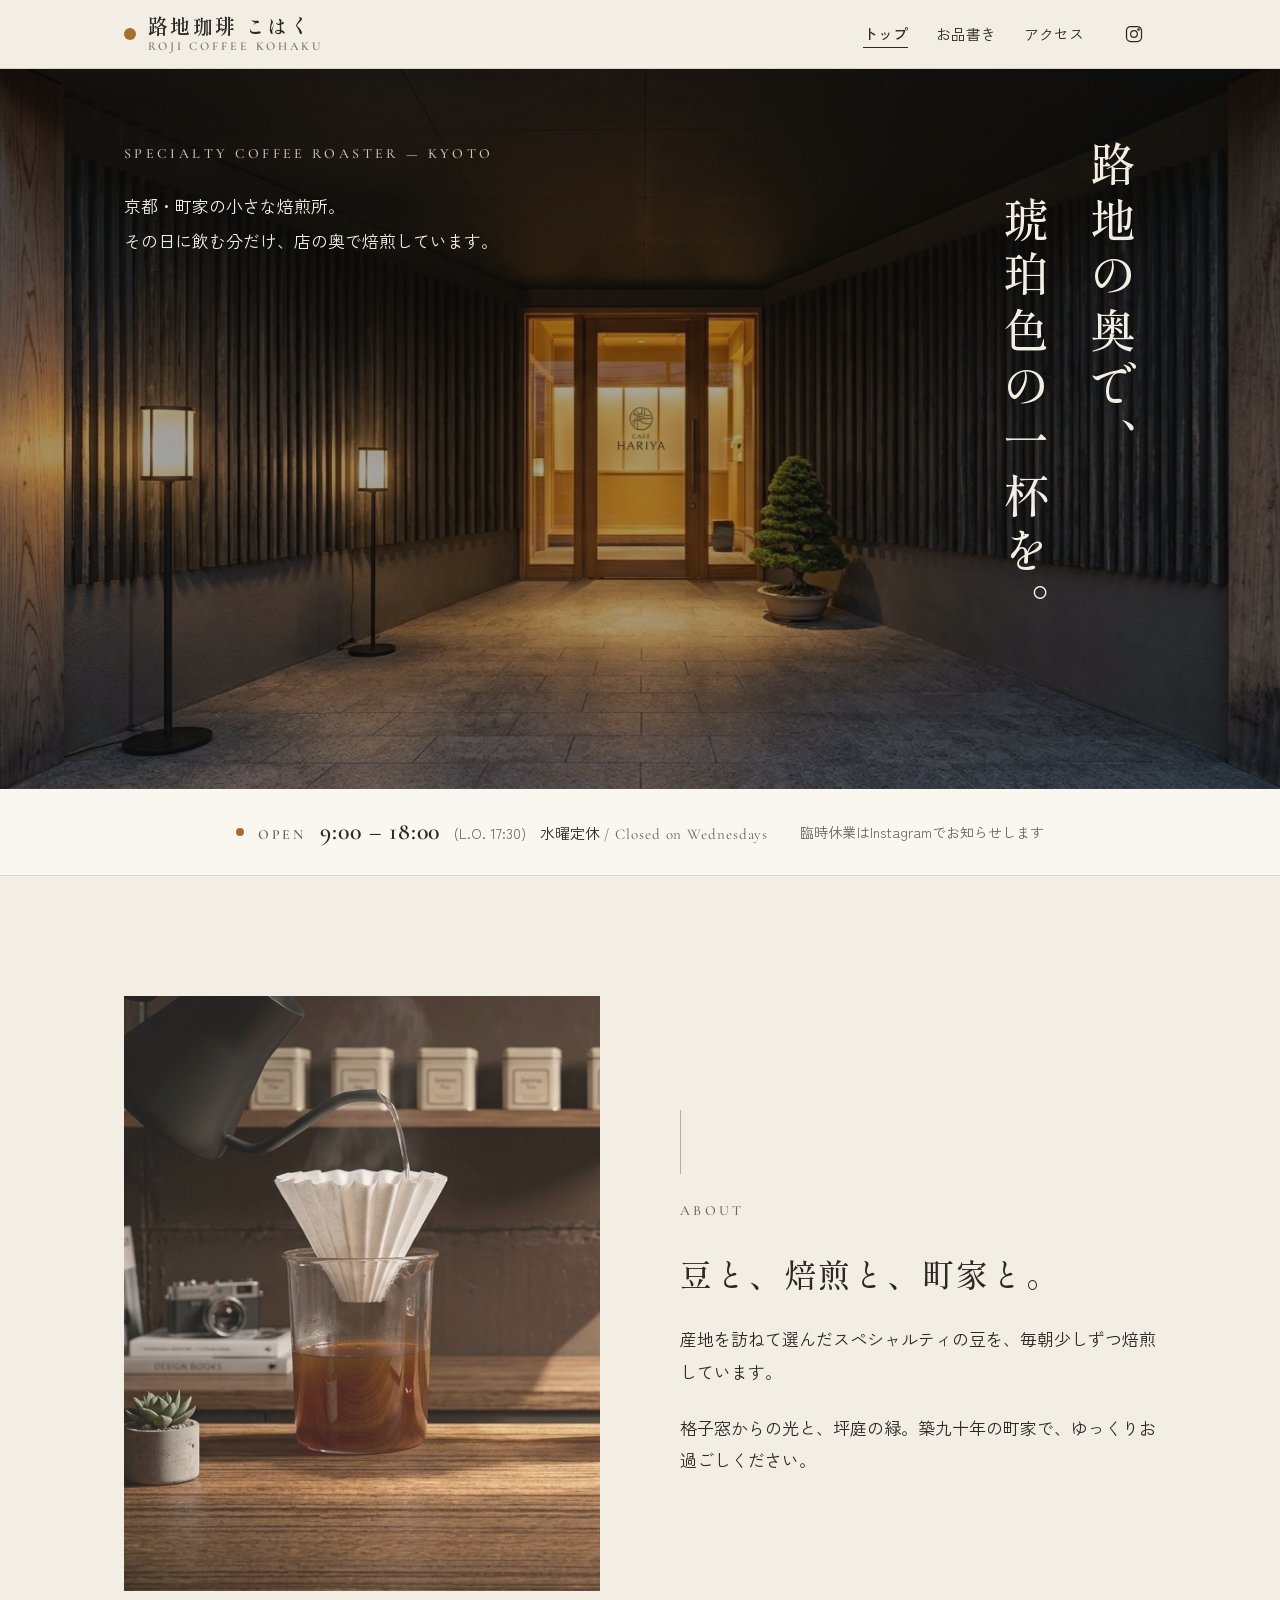
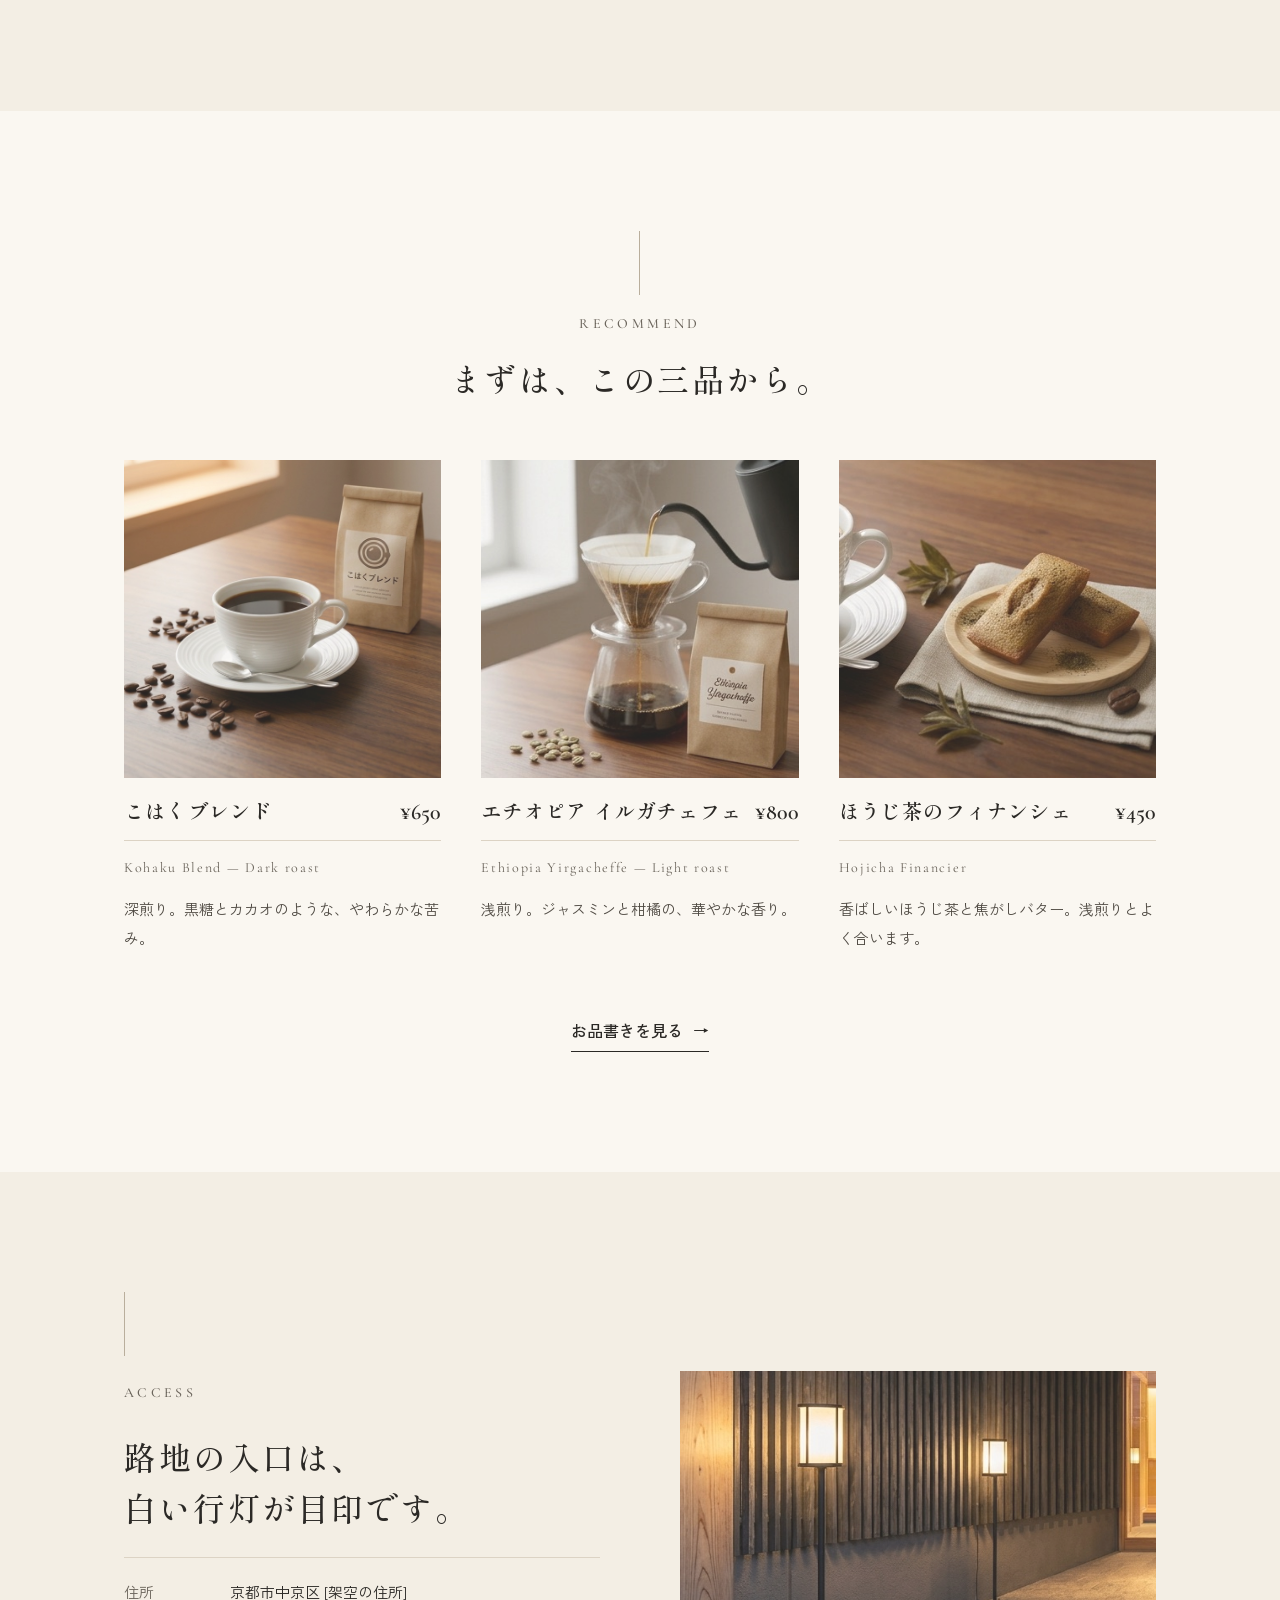
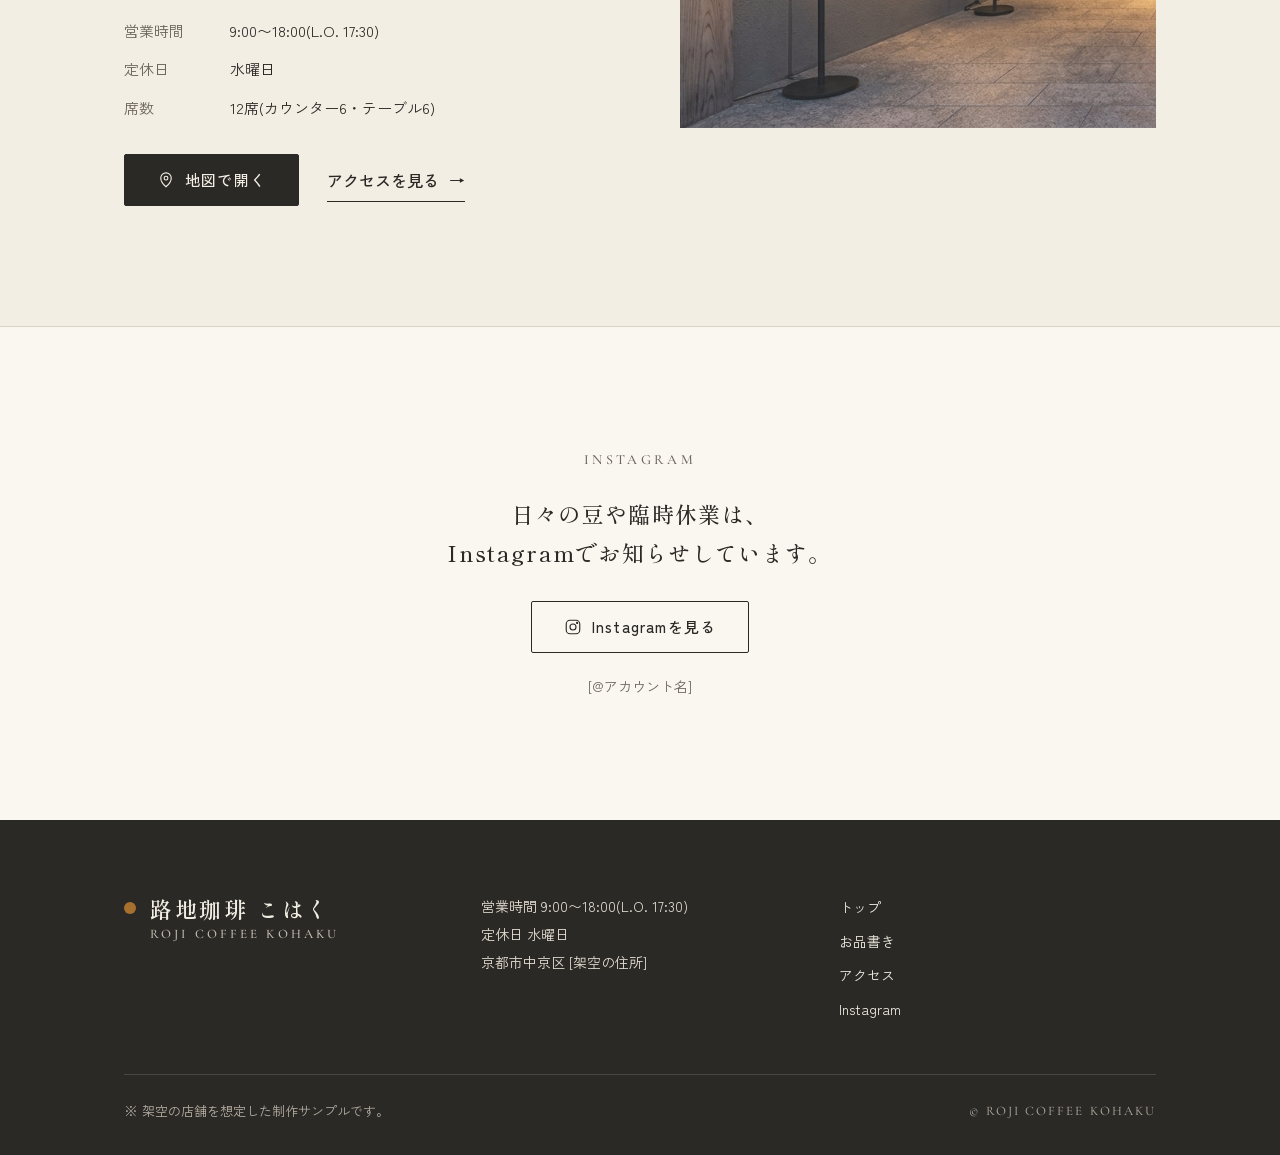
<file: index.html>
<!doctype html>
<html lang="ja">
<head>
  <meta charset="utf-8">
  <meta name="viewport" content="width=device-width, initial-scale=1, viewport-fit=cover">
  <title>路地珈琲 こはく|京都・町家の自家焙煎コーヒー</title>
  <meta name="description" content="京都・路地裏の町家にある自家焙煎のスペシャルティコーヒー店「路地珈琲 こはく」。営業時間 9:00〜18:00、水曜定休。Open 9:00–18:00, closed on Wednesdays.">
  <meta property="og:title" content="路地珈琲 こはく|ROJI COFFEE KOHAKU">
  <meta property="og:description" content="路地の奥で、琥珀色の一杯を。京都・町家の小さな焙煎所です。">
  <meta property="og:type" content="website">
  <meta property="og:image" content="images/top/hero.jpg">
  <link rel="icon" href="favicon.svg" type="image/svg+xml">
  <link rel="preconnect" href="https://fonts.googleapis.com">
  <link rel="preconnect" href="https://fonts.gstatic.com" crossorigin>
  <link rel="stylesheet" href="https://fonts.googleapis.com/css2?family=Cormorant+Garamond:wght@500;600&family=Shippori+Mincho:wght@500;600&family=Zen+Kaku+Gothic+New:wght@400;500&display=swap">
  <link rel="stylesheet" href="css/style.css">
  <script>document.documentElement.classList.add("js");</script>
  <script src="js/main.js" defer></script>
</head>
<body>
  <a class="skip-link" href="#main">本文へ移動</a>

  <!-- ヘッダー -->
  <header class="site-header">
    <div class="container site-header__inner">
      <a class="logo" href="index.html">
        <span class="logo__dot logo__dot--lit" aria-hidden="true"></span>
        <span class="logo__text">
          <span class="logo__ja">路地珈琲 こはく</span>
          <span class="logo__en">ROJI COFFEE KOHAKU</span>
        </span>
      </a>
      <nav class="global-nav" aria-label="メインメニュー">
        <a class="global-nav__link" href="index.html" aria-current="page">トップ</a>
        <a class="global-nav__link" href="menu/index.html">お品書き</a>
        <a class="global-nav__link" href="access/index.html">アクセス</a>
        <!-- InstagramのURLはアカウント決定後に差し替え -->
        <a class="global-nav__icon" href="https://www.instagram.com/" target="_blank" rel="noopener" aria-label="Instagram(新しいタブで開きます)">
          <svg width="20" height="20" viewBox="0 0 24 24" fill="none" stroke="currentColor" stroke-width="1.5" aria-hidden="true"><rect x="3" y="3" width="18" height="18" rx="5"/><circle cx="12" cy="12" r="4"/><circle cx="17.5" cy="6.5" r="0.8" fill="currentColor"/></svg>
        </a>
      </nav>
    </div>
  </header>

  <main id="main">
    <!-- 1. ファーストビュー -->
    <section class="hero" data-cta-trigger>
      <div class="hero__media" data-placeholder="images/top/hero.jpg">
        <img src="images/top/hero.jpg" alt="" width="1365" height="768" fetchpriority="high">
      </div>
      <div class="hero__shade" aria-hidden="true"></div>
      <div class="hero__steam" aria-hidden="true"></div>

      <div class="container hero__inner">
        <div class="hero__body">
          <p class="en-label hero__label">Specialty Coffee Roaster — Kyoto</p>
          <p class="hero__sub">京都・町家の小さな焙煎所。<br>その日に飲む分だけ、店の奥で焙煎しています。</p>
        </div>
        <h1 class="hero__catch" aria-label="路地の奥で、琥珀色の一杯を。">
          <span class="hero__catch-line" aria-hidden="true"><span class="hero__char" style="--i:0">路</span><span class="hero__char" style="--i:1">地</span><span class="hero__char" style="--i:2">の</span><span class="hero__char" style="--i:3">奥</span><span class="hero__char" style="--i:4">で</span><span class="hero__char" style="--i:5">、</span></span>
          <span class="hero__catch-line" aria-hidden="true"><span class="hero__char" style="--i:6">琥</span><span class="hero__char" style="--i:7">珀</span><span class="hero__char" style="--i:8">色</span><span class="hero__char" style="--i:9">の</span><span class="hero__char" style="--i:10">一</span><span class="hero__char" style="--i:11">杯</span><span class="hero__char" style="--i:12">を</span><span class="hero__char" style="--i:13">。</span></span>
        </h1>
      </div>
    </section>

    <!-- 2. 営業時間 -->
    <section class="hours-band hours-band--intro" aria-label="営業時間">
      <div class="container hours-band__inner">
        <p class="hours-band__main">
          <span class="hours-band__dot" aria-hidden="true"></span>
          <span class="hours-band__open">OPEN</span>
          <span class="hours-band__time">9:00 – 18:00</span>
          <span class="hours-band__lo">(L.O. 17:30)</span>
          <span class="hours-band__closed">水曜定休 <span class="en">/ Closed on Wednesdays</span></span>
        </p>
        <p class="hours-band__note">臨時休業はInstagramでお知らせします</p>
      </div>
    </section>

    <!-- 3. ごあいさつ -->
    <section class="section">
      <div class="container split">
        <div class="photo photo--4x5" data-reveal="photo" data-placeholder="images/top/about.jpg(4:5)">
          <img src="images/top/about.jpg" alt="カウンターでドリッパーに湯を注ぐ手元" width="538" height="672" loading="lazy">
        </div>
        <div class="section-head" data-reveal style="--delay: 200ms">
          <span class="lattice-line" data-reveal="line" aria-hidden="true"></span>
          <p class="en-label">About</p>
          <h2 class="heading">豆と、焙煎と、町家と。</h2>
          <p class="lead">産地を訪ねて選んだスペシャルティの豆を、毎朝少しずつ焙煎しています。</p>
          <p class="lead">格子窓からの光と、坪庭の緑。築九十年の町家で、ゆっくりお過ごしください。</p>
        </div>
      </div>
    </section>

    <!-- 4. おすすめ -->
    <section class="section section--light">
      <div class="container recommend">
        <div class="section-head section-head--center">
          <span class="lattice-line" data-reveal="line" aria-hidden="true"></span>
          <p class="en-label">Recommend</p>
          <h2 class="heading">まずは、この三品から。</h2>
        </div>

        <ul class="recommend__list">
          <li class="item-card" data-reveal>
            <div class="photo photo--1x1" data-placeholder="images/top/recommend-blend.jpg(1:1)">
              <img src="images/top/recommend-blend.jpg" alt="白い器に注いだこはくブレンドと豆の袋" width="684" height="684" loading="lazy">
            </div>
            <div class="item-card__head">
              <h3 class="item-card__name">こはくブレンド</h3>
              <span class="price">¥650</span>
            </div>
            <p class="item-card__en">Kohaku Blend — Dark roast</p>
            <p class="item-card__text">深煎り。黒糖とカカオのような、やわらかな苦み。</p>
          </li>
          <li class="item-card" data-reveal style="--delay: 120ms">
            <div class="photo photo--1x1" data-placeholder="images/top/recommend-ethiopia.jpg(1:1)">
              <img src="images/top/recommend-ethiopia.jpg" alt="ハンドドリップで淹れる浅煎りと豆の袋" width="380" height="380" loading="lazy">
            </div>
            <div class="item-card__head">
              <h3 class="item-card__name">エチオピア イルガチェフェ</h3>
              <span class="price">¥800</span>
            </div>
            <p class="item-card__en">Ethiopia Yirgacheffe — Light roast</p>
            <p class="item-card__text">浅煎り。ジャスミンと柑橘の、華やかな香り。</p>
          </li>
          <li class="item-card" data-reveal style="--delay: 240ms">
            <div class="photo photo--1x1" data-placeholder="images/top/recommend-financier.jpg(1:1)">
              <img src="images/top/recommend-financier.jpg" alt="木の皿にのったほうじ茶のフィナンシェ" width="376" height="376" loading="lazy">
            </div>
            <div class="item-card__head">
              <h3 class="item-card__name">ほうじ茶のフィナンシェ</h3>
              <span class="price">¥450</span>
            </div>
            <p class="item-card__en">Hojicha Financier</p>
            <p class="item-card__text">香ばしいほうじ茶と焦がしバター。浅煎りとよく合います。</p>
          </li>
        </ul>

        <a class="text-link" href="menu/index.html">お品書きを見る <span class="text-link__arrow" aria-hidden="true">→</span></a>
      </div>
    </section>

    <!-- 5. アクセス -->
    <section class="section">
      <div class="container split">
        <div class="section-head" data-reveal style="--delay: 300ms">
          <span class="lattice-line" data-reveal="line" aria-hidden="true"></span>
          <p class="en-label">Access</p>
          <h2 class="heading">路地の入口は、<br>白い行灯が目印です。</h2>
          <dl class="info-list">
            <dt>住所</dt><dd>京都市中京区 [架空の住所]</dd>
            <dt>営業時間</dt><dd>9:00〜18:00(L.O. 17:30)</dd>
            <dt>定休日</dt><dd>水曜日</dd>
            <dt>席数</dt><dd>12席(カウンター6・テーブル6)</dd>
          </dl>
          <div class="actions">
            <a class="btn" href="https://www.google.com/maps/search/?api=1&amp;query=%E4%BA%AC%E9%83%BD%E5%B8%82%E4%B8%AD%E4%BA%AC%E5%8C%BA" target="_blank" rel="noopener">
              <svg width="18" height="18" viewBox="0 0 24 24" fill="none" stroke="currentColor" stroke-width="1.5" aria-hidden="true"><path d="M12 21s-7-6.2-7-11.5A7 7 0 0 1 19 9.5C19 14.8 12 21 12 21z"/><circle cx="12" cy="9.5" r="2.5"/></svg>
              地図で開く
            </a>
            <a class="text-link" href="access/index.html">アクセスを見る <span class="text-link__arrow" aria-hidden="true">→</span></a>
          </div>
        </div>
        <div class="photo photo--4x3" data-reveal="photo" data-placeholder="images/access/step-01.jpg(4:3)">
          <img src="images/access/step-01.jpg" alt="格子の壁沿いに立つ白い行灯" width="600" height="450" loading="lazy">
        </div>
      </div>
    </section>

    <!-- 6. Instagram -->
    <section class="section section--light section--border-top" id="instagram">
      <div class="container container--narrow instagram" data-reveal>
        <p class="en-label">Instagram</p>
        <p class="instagram__text">日々の豆や臨時休業は、<br>Instagramでお知らせしています。</p>
        <a class="btn btn--outline" href="https://www.instagram.com/" target="_blank" rel="noopener">
          <svg width="18" height="18" viewBox="0 0 24 24" fill="none" stroke="currentColor" stroke-width="1.5" aria-hidden="true"><rect x="3" y="3" width="18" height="18" rx="5"/><circle cx="12" cy="12" r="4"/><circle cx="17.5" cy="6.5" r="0.8" fill="currentColor"/></svg>
          Instagramを見る
        </a>
        <p class="instagram__account">[@アカウント名]</p>
      </div>
    </section>
  </main>

  <!-- フッター -->
  <footer class="site-footer">
    <div class="container site-footer__inner">
      <div class="site-footer__grid">
        <div class="site-footer__logo">
          <span class="logo__dot" aria-hidden="true"></span>
          <span class="logo__text">
            <span class="logo__ja">路地珈琲 こはく</span>
            <span class="logo__en">ROJI COFFEE KOHAKU</span>
          </span>
        </div>
        <div class="site-footer__info">
          <p>営業時間 9:00〜18:00(L.O. 17:30)</p>
          <p>定休日 水曜日</p>
          <p>京都市中京区 [架空の住所]</p>
        </div>
        <nav class="site-footer__nav" aria-label="フッターメニュー">
          <a href="index.html">トップ</a>
          <a href="menu/index.html">お品書き</a>
          <a href="access/index.html">アクセス</a>
          <a href="https://www.instagram.com/" target="_blank" rel="noopener">Instagram</a>
        </nav>
      </div>
      <div class="site-footer__bottom">
        <p>※ 架空の店舗を想定した制作サンプルです。</p>
        <p class="site-footer__copy">© ROJI COFFEE KOHAKU</p>
      </div>
    </div>
  </footer>

  <!-- スマホの固定ボタン -->
  <nav class="fixed-cta" aria-label="クイックリンク">
    <a href="https://www.google.com/maps/search/?api=1&amp;query=%E4%BA%AC%E9%83%BD%E5%B8%82%E4%B8%AD%E4%BA%AC%E5%8C%BA" target="_blank" rel="noopener">
      <svg width="18" height="18" viewBox="0 0 24 24" fill="none" stroke="currentColor" stroke-width="1.5" aria-hidden="true"><path d="M12 21s-7-6.2-7-11.5A7 7 0 0 1 19 9.5C19 14.8 12 21 12 21z"/><circle cx="12" cy="9.5" r="2.5"/></svg>
      地図で開く
    </a>
    <a href="https://www.instagram.com/" target="_blank" rel="noopener">
      <svg width="18" height="18" viewBox="0 0 24 24" fill="none" stroke="currentColor" stroke-width="1.5" aria-hidden="true"><rect x="3" y="3" width="18" height="18" rx="5"/><circle cx="12" cy="12" r="4"/><circle cx="17.5" cy="6.5" r="0.8" fill="currentColor"/></svg>
      Instagram
    </a>
  </nav>
</body>
</html>
</file>
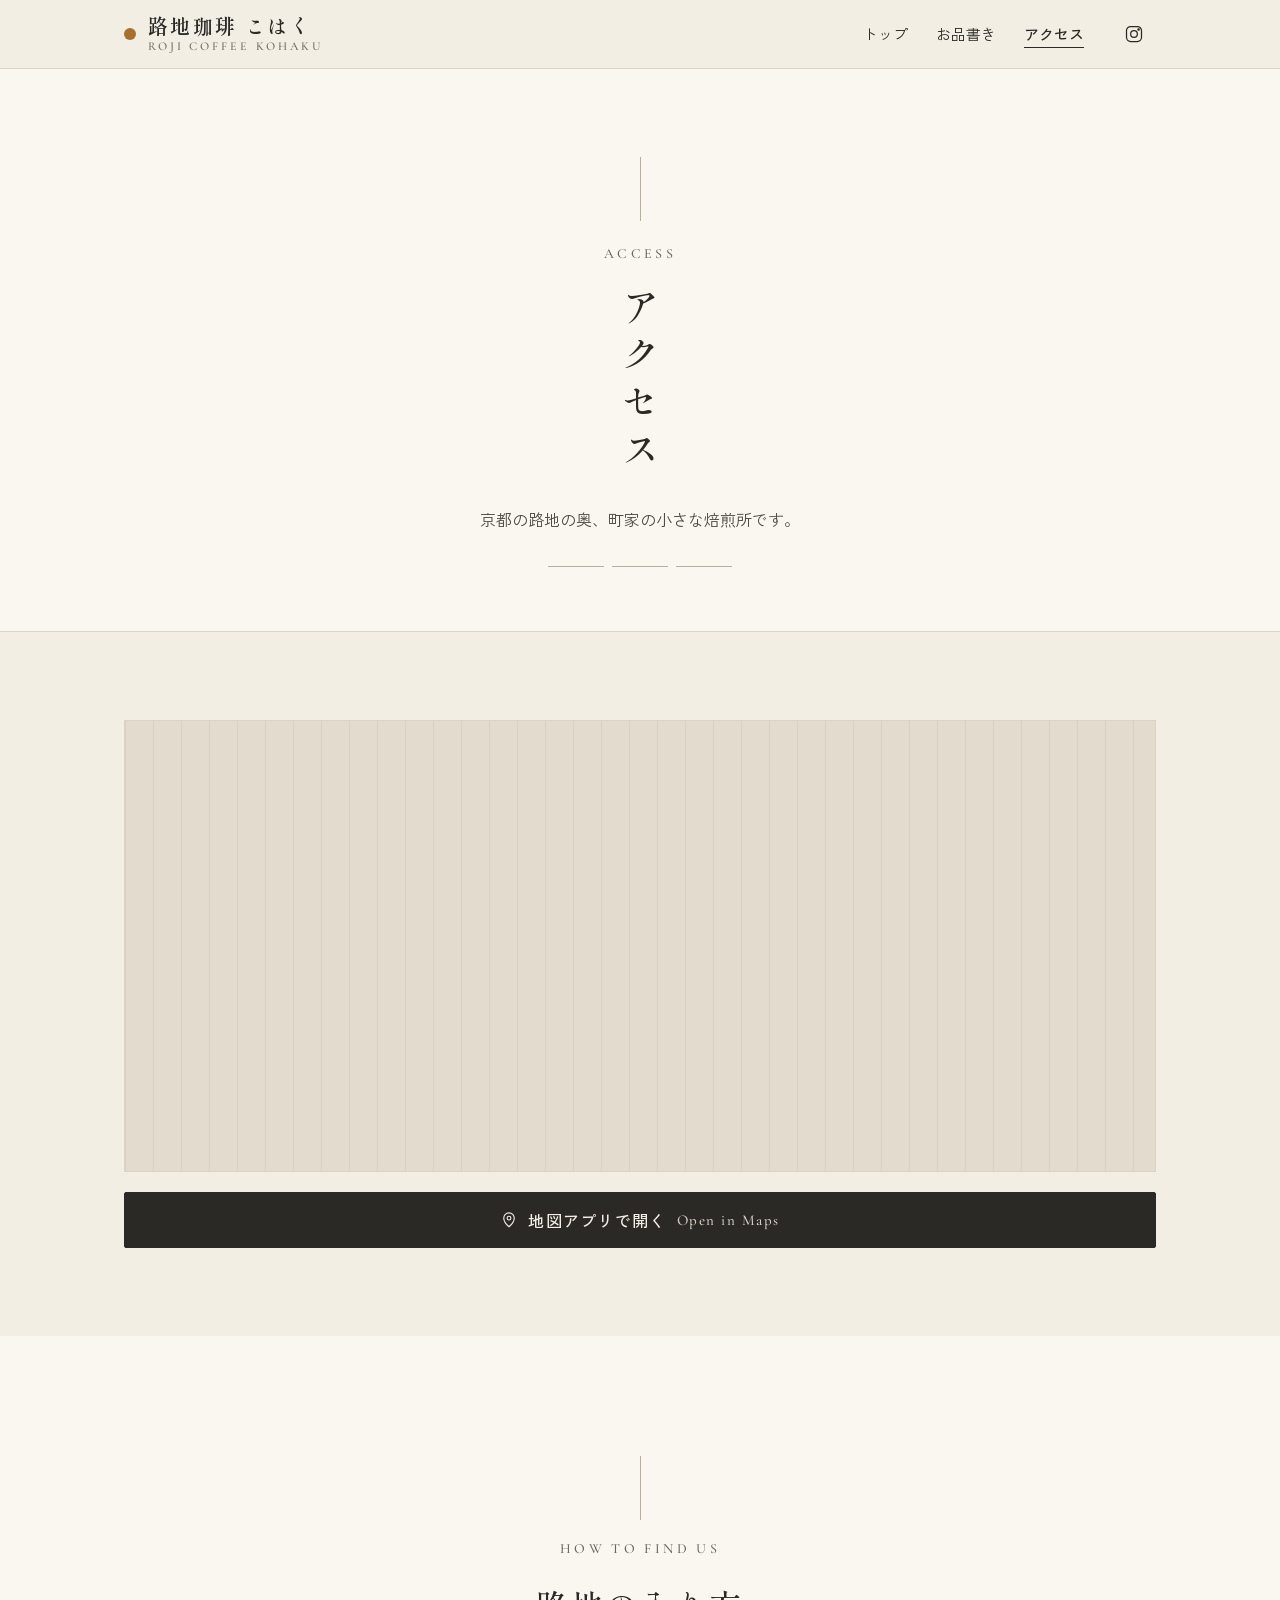
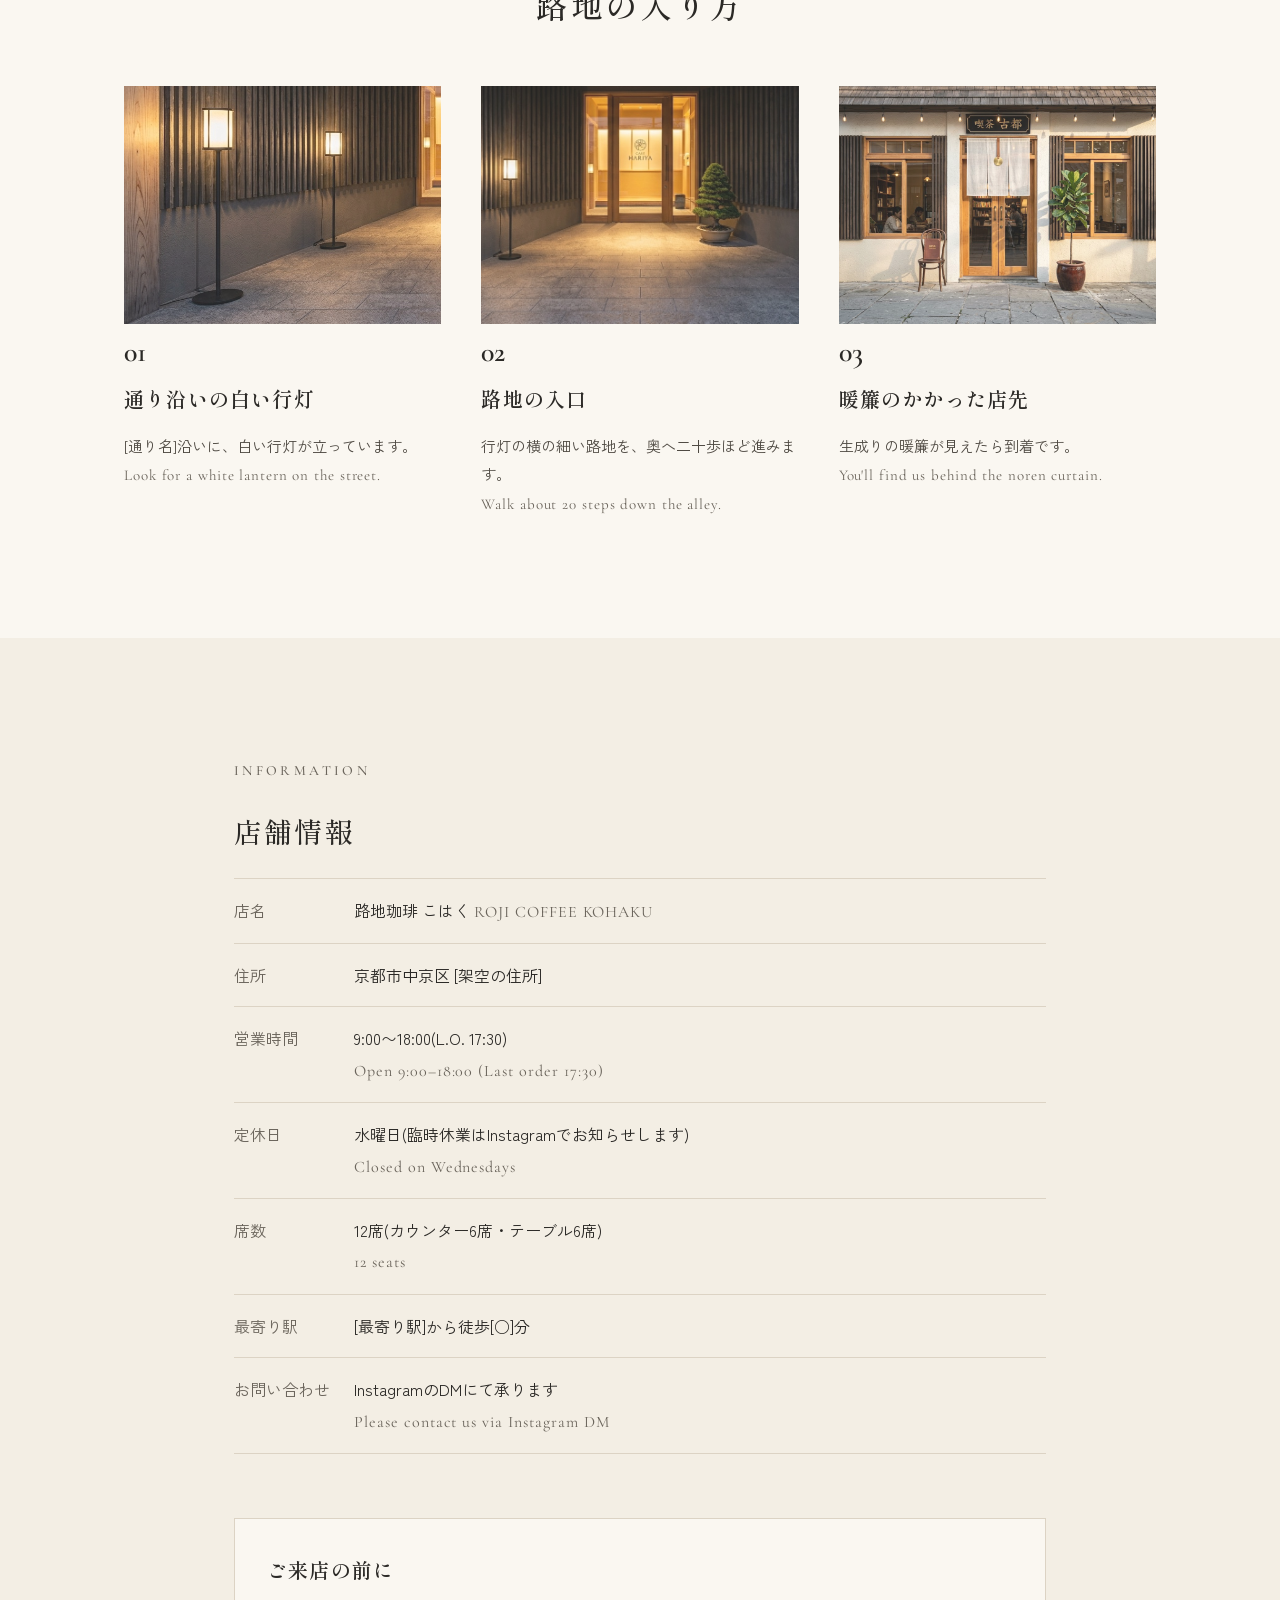
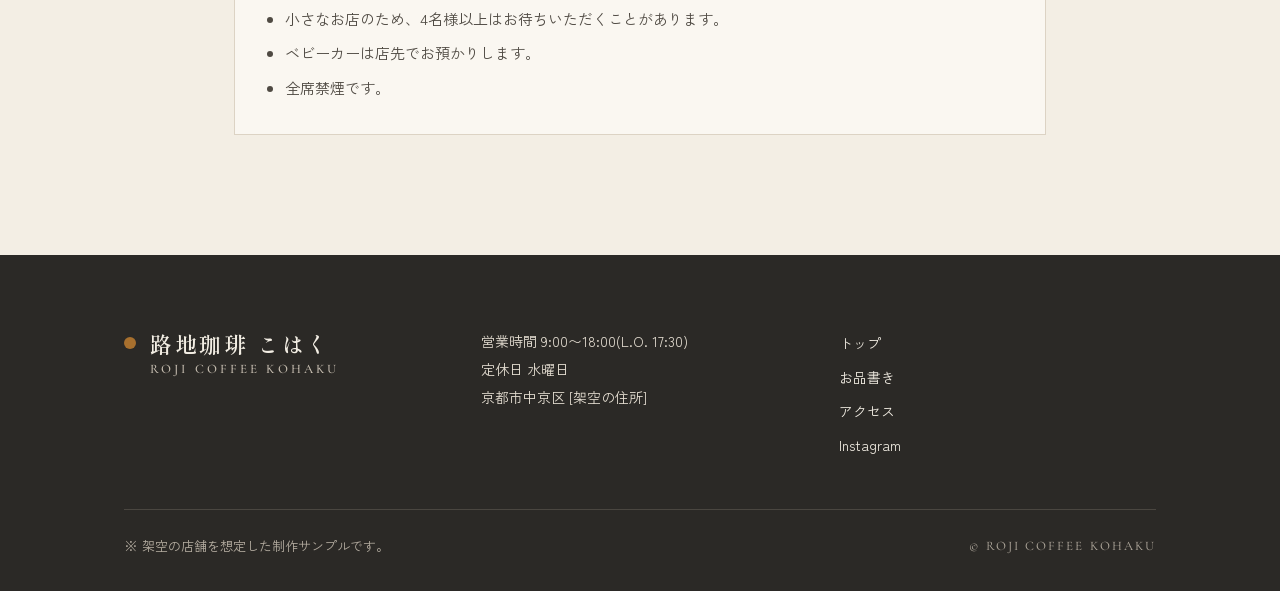
<file: access/index.html>
<!doctype html>
<html lang="ja">
<head>
  <meta charset="utf-8">
  <meta name="viewport" content="width=device-width, initial-scale=1, viewport-fit=cover">
  <title>アクセス ACCESS|路地珈琲 こはく</title>
  <meta name="description" content="路地珈琲 こはくへのアクセス。路地の入口は白い行灯が目印です。営業時間 9:00〜18:00、水曜定休。Open 9:00–18:00, closed on Wednesdays.">
  <link rel="icon" href="../favicon.svg" type="image/svg+xml">
  <link rel="preconnect" href="https://fonts.googleapis.com">
  <link rel="preconnect" href="https://fonts.gstatic.com" crossorigin>
  <link rel="stylesheet" href="https://fonts.googleapis.com/css2?family=Cormorant+Garamond:wght@500;600&family=Shippori+Mincho:wght@500;600&family=Zen+Kaku+Gothic+New:wght@400;500&display=swap">
  <link rel="stylesheet" href="../css/style.css">
  <script>document.documentElement.classList.add("js");</script>
  <script src="../js/main.js" defer></script>
</head>
<body>
  <a class="skip-link" href="#main">本文へ移動</a>

  <!-- ヘッダー -->
  <header class="site-header">
    <div class="container site-header__inner">
      <a class="logo" href="../index.html">
        <span class="logo__dot" aria-hidden="true"></span>
        <span class="logo__text">
          <span class="logo__ja">路地珈琲 こはく</span>
          <span class="logo__en">ROJI COFFEE KOHAKU</span>
        </span>
      </a>
      <nav class="global-nav" aria-label="メインメニュー">
        <a class="global-nav__link" href="../index.html">トップ</a>
        <a class="global-nav__link" href="../menu/index.html">お品書き</a>
        <a class="global-nav__link" href="index.html" aria-current="page">アクセス</a>
        <a class="global-nav__icon" href="https://www.instagram.com/" target="_blank" rel="noopener" aria-label="Instagram(新しいタブで開きます)">
          <svg width="20" height="20" viewBox="0 0 24 24" fill="none" stroke="currentColor" stroke-width="1.5" aria-hidden="true"><rect x="3" y="3" width="18" height="18" rx="5"/><circle cx="12" cy="12" r="4"/><circle cx="17.5" cy="6.5" r="0.8" fill="currentColor"/></svg>
        </a>
      </nav>
    </div>
  </header>

  <main id="main">
    <!-- 1. ページ見出し -->
    <section class="page-header" data-cta-trigger>
      <div class="container page-header__inner">
        <span class="lattice-line" aria-hidden="true"></span>
        <p class="en-label page-header__fade">Access</p>
        <h1 class="page-header__title page-header__fade">アクセス</h1>
        <p class="page-header__lead">京都の路地の奥、町家の小さな焙煎所です。</p>
        <div class="noren" aria-hidden="true"><span></span><span></span><span></span></div>
      </div>
    </section>

    <!-- 2. 地図 -->
    <section id="map">
      <div class="container map">
        <div class="map__frame">
          <!-- 埋め込み地図:Googleマップの「共有 → 地図を埋め込む」で取得したiframeに差し替え可 -->
          <iframe
            src="https://www.google.com/maps/embed?origin=mfe&amp;pb=!1m3!2m1!1z5Lqs6YO95biC5Lit5Lqs5Yy6!6i15"
            title="路地珈琲 こはく 周辺の地図"
            loading="lazy"
            referrerpolicy="no-referrer-when-downgrade"></iframe>
        </div>
        <a class="btn btn--wide" href="https://www.google.com/maps/search/?api=1&amp;query=%E4%BA%AC%E9%83%BD%E5%B8%82%E4%B8%AD%E4%BA%AC%E5%8C%BA" target="_blank" rel="noopener" data-reveal style="--delay: 400ms">
          <svg width="18" height="18" viewBox="0 0 24 24" fill="none" stroke="currentColor" stroke-width="1.5" aria-hidden="true"><path d="M12 21s-7-6.2-7-11.5A7 7 0 0 1 19 9.5C19 14.8 12 21 12 21z"/><circle cx="12" cy="9.5" r="2.5"/></svg>
          地図アプリで開く <span class="btn__en">Open in Maps</span>
        </a>
      </div>
    </section>

    <!-- 3. 路地の入り方 -->
    <section class="section section--light">
      <div class="container stack">
        <div class="section-head section-head--center">
          <span class="lattice-line" data-reveal="line" aria-hidden="true"></span>
          <p class="en-label">How to find us</p>
          <h2 class="heading">路地の入り方</h2>
        </div>
        <ol class="route">
          <li class="route__step" data-reveal>
            <div class="photo photo--4x3" data-placeholder="images/access/step-01.jpg(4:3)">
              <img src="../images/access/step-01.jpg" alt="通り沿いの白い行灯" width="600" height="450" loading="lazy">
            </div>
            <span class="route__num" aria-hidden="true">01</span>
            <h3 class="route__title">通り沿いの白い行灯</h3>
            <p class="route__text">[通り名]沿いに、白い行灯が立っています。<br><span class="en">Look for a white lantern on the street.</span></p>
          </li>
          <li class="route__step" data-reveal style="--delay: 200ms">
            <div class="photo photo--4x3" data-placeholder="images/access/step-02.jpg(4:3)">
              <img src="../images/access/step-02.jpg" alt="行灯の先に続く石畳の通路と入口" width="700" height="525" loading="lazy">
            </div>
            <span class="route__num" aria-hidden="true">02</span>
            <h3 class="route__title">路地の入口</h3>
            <p class="route__text">行灯の横の細い路地を、奥へ二十歩ほど進みます。<br><span class="en">Walk about 20 steps down the alley.</span></p>
          </li>
          <li class="route__step" data-reveal style="--delay: 400ms">
            <div class="photo photo--4x3" data-placeholder="images/access/step-03.jpg(4:3)">
              <img src="../images/access/step-03.jpg" alt="生成りの暖簾がかかった店先" width="1024" height="768" loading="lazy">
            </div>
            <span class="route__num" aria-hidden="true">03</span>
            <h3 class="route__title">暖簾のかかった店先</h3>
            <p class="route__text">生成りの暖簾が見えたら到着です。<br><span class="en">You'll find us behind the noren curtain.</span></p>
          </li>
        </ol>
      </div>
    </section>

    <!-- 4. 店舗情報 / 5. ご来店の前に -->
    <section class="section">
      <div class="container container--mid shop-info">
        <div class="section-head" data-reveal>
          <p class="en-label">Information</p>
          <h2 class="heading heading--sm">店舗情報</h2>
          <dl class="shop-info__table">
            <dt>店名</dt>
            <dd>路地珈琲 こはく <span class="en">ROJI COFFEE KOHAKU</span></dd>
            <dt>住所</dt>
            <dd>京都市中京区 [架空の住所]</dd>
            <dt>営業時間</dt>
            <dd>9:00〜18:00(L.O. 17:30)<br><span class="en">Open 9:00–18:00 (Last order 17:30)</span></dd>
            <dt>定休日</dt>
            <dd>水曜日(臨時休業はInstagramでお知らせします)<br><span class="en">Closed on Wednesdays</span></dd>
            <dt>席数</dt>
            <dd>12席(カウンター6席・テーブル6席)<br><span class="en">12 seats</span></dd>
            <dt>最寄り駅</dt>
            <dd>[最寄り駅]から徒歩[○]分</dd>
            <dt>お問い合わせ</dt>
            <dd>InstagramのDMにて承ります<br><span class="en">Please contact us via Instagram DM</span></dd>
          </dl>
        </div>

        <div class="before-visit" data-reveal>
          <h2 class="before-visit__title">ご来店の前に</h2>
          <ul>
            <li>小さなお店のため、4名様以上はお待ちいただくことがあります。</li>
            <li>ベビーカーは店先でお預かりします。</li>
            <li>全席禁煙です。</li>
          </ul>
        </div>
      </div>
    </section>
  </main>

  <!-- フッター -->
  <footer class="site-footer">
    <div class="container site-footer__inner">
      <div class="site-footer__grid">
        <div class="site-footer__logo">
          <span class="logo__dot" aria-hidden="true"></span>
          <span class="logo__text">
            <span class="logo__ja">路地珈琲 こはく</span>
            <span class="logo__en">ROJI COFFEE KOHAKU</span>
          </span>
        </div>
        <div class="site-footer__info">
          <p>営業時間 9:00〜18:00(L.O. 17:30)</p>
          <p>定休日 水曜日</p>
          <p>京都市中京区 [架空の住所]</p>
        </div>
        <nav class="site-footer__nav" aria-label="フッターメニュー">
          <a href="../index.html">トップ</a>
          <a href="../menu/index.html">お品書き</a>
          <a href="index.html">アクセス</a>
          <a href="https://www.instagram.com/" target="_blank" rel="noopener">Instagram</a>
        </nav>
      </div>
      <div class="site-footer__bottom">
        <p>※ 架空の店舗を想定した制作サンプルです。</p>
        <p class="site-footer__copy">© ROJI COFFEE KOHAKU</p>
      </div>
    </div>
  </footer>

  <!-- スマホの固定ボタン -->
  <nav class="fixed-cta" aria-label="クイックリンク">
    <a href="https://www.google.com/maps/search/?api=1&amp;query=%E4%BA%AC%E9%83%BD%E5%B8%82%E4%B8%AD%E4%BA%AC%E5%8C%BA" target="_blank" rel="noopener">
      <svg width="18" height="18" viewBox="0 0 24 24" fill="none" stroke="currentColor" stroke-width="1.5" aria-hidden="true"><path d="M12 21s-7-6.2-7-11.5A7 7 0 0 1 19 9.5C19 14.8 12 21 12 21z"/><circle cx="12" cy="9.5" r="2.5"/></svg>
      地図で開く
    </a>
    <a href="https://www.instagram.com/" target="_blank" rel="noopener">
      <svg width="18" height="18" viewBox="0 0 24 24" fill="none" stroke="currentColor" stroke-width="1.5" aria-hidden="true"><rect x="3" y="3" width="18" height="18" rx="5"/><circle cx="12" cy="12" r="4"/><circle cx="17.5" cy="6.5" r="0.8" fill="currentColor"/></svg>
      Instagram
    </a>
  </nav>
</body>
</html>
</file>
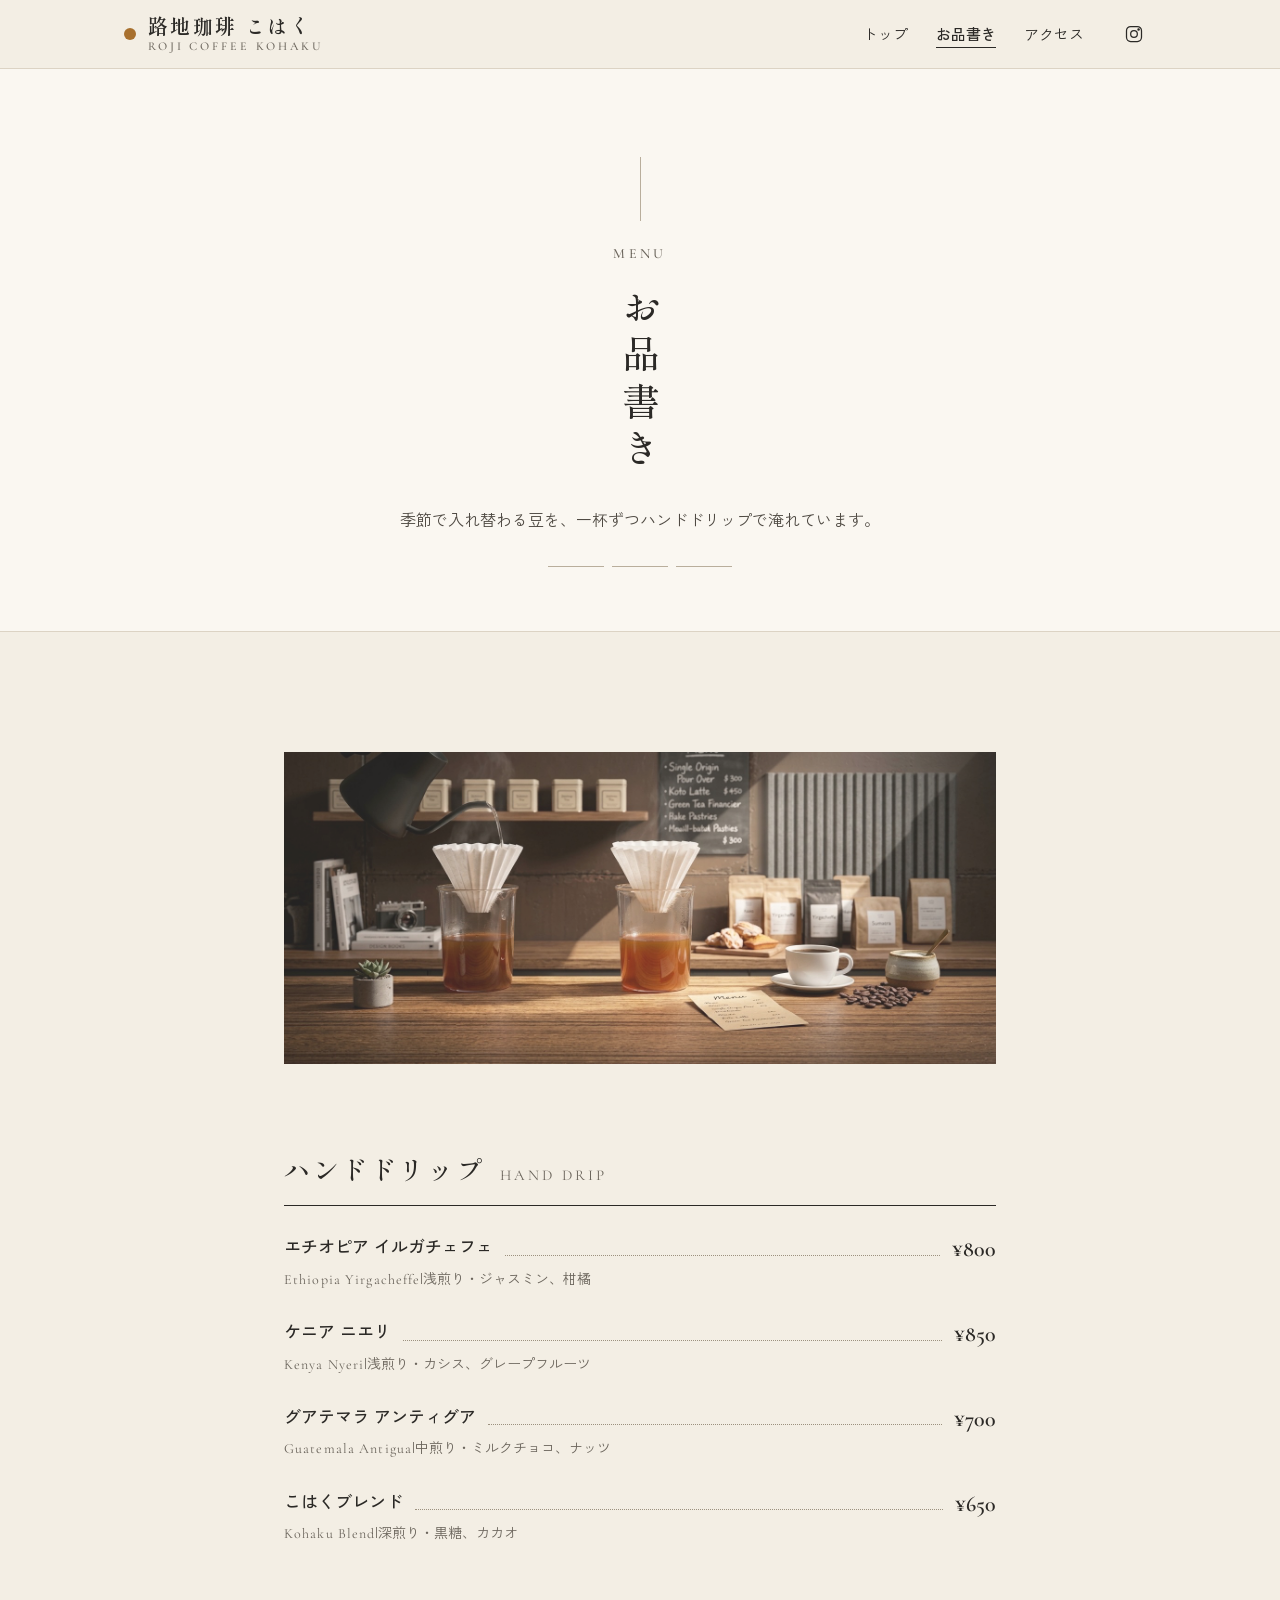
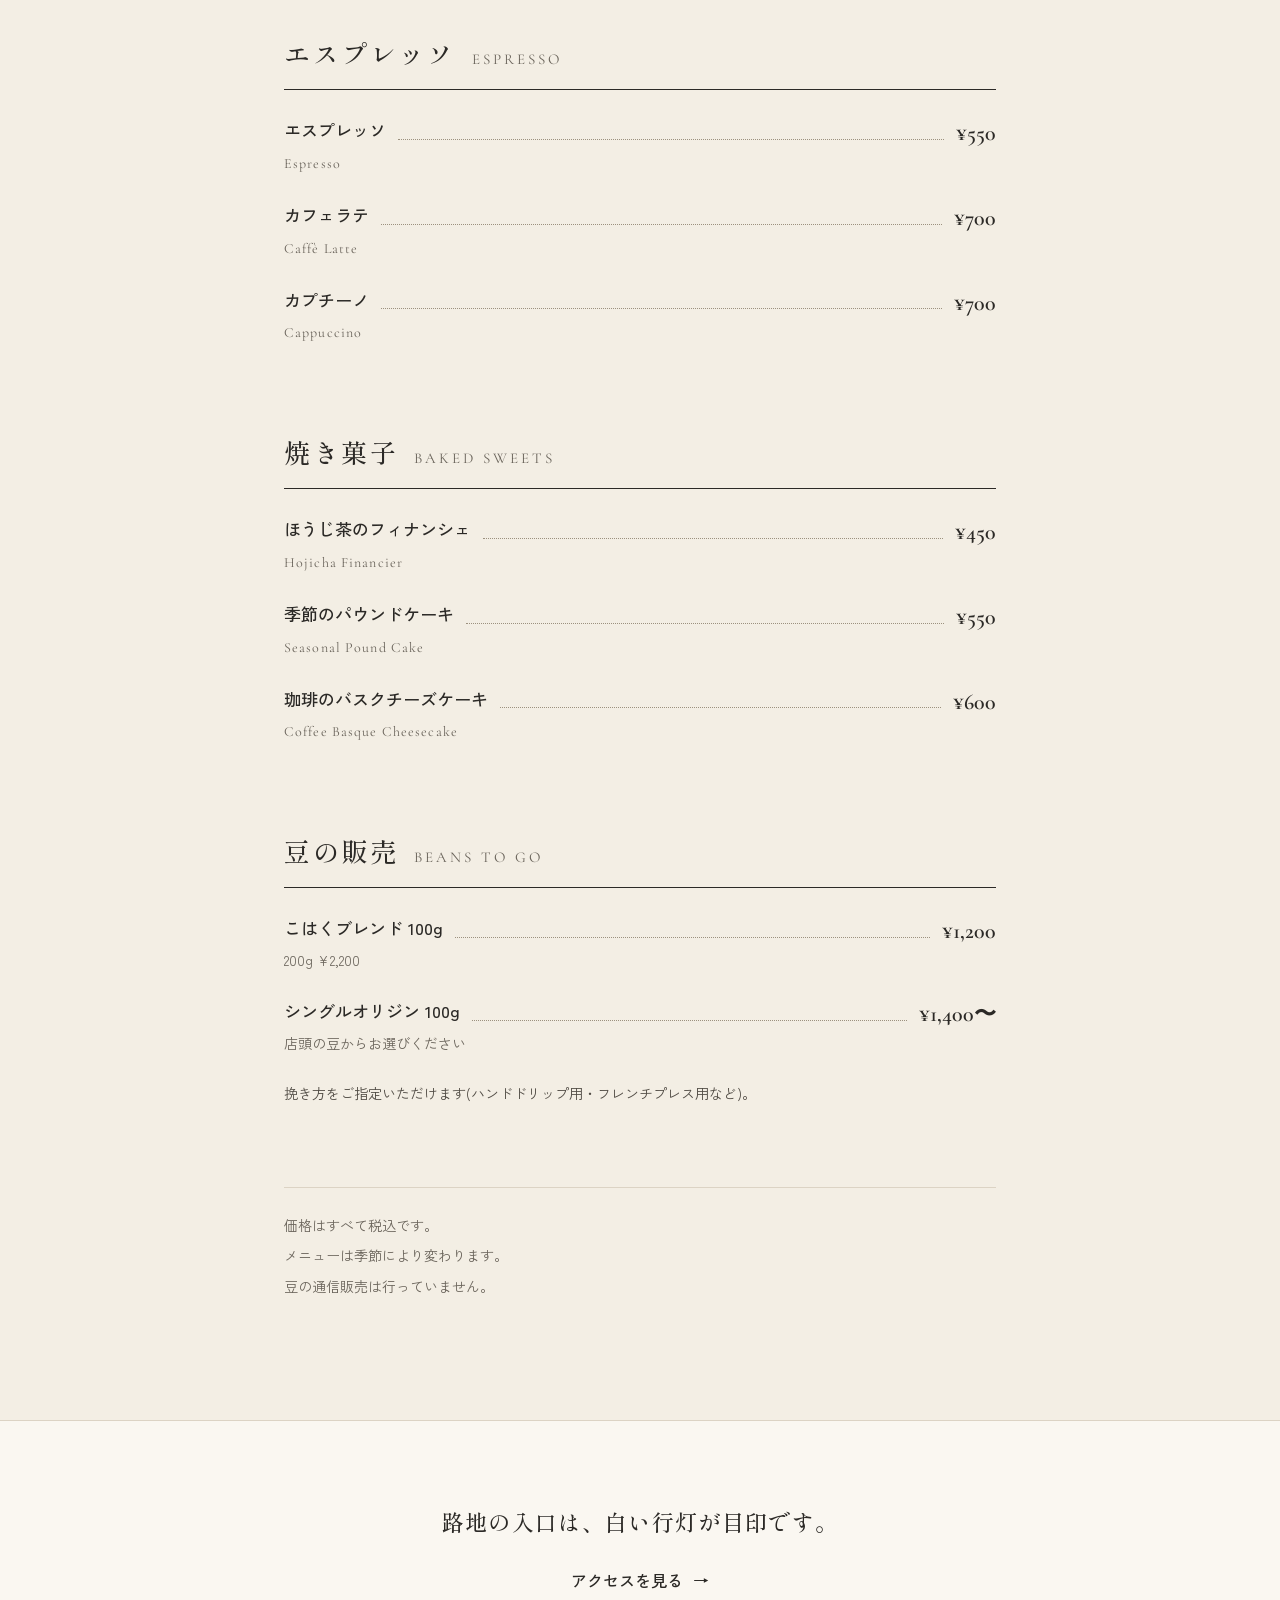
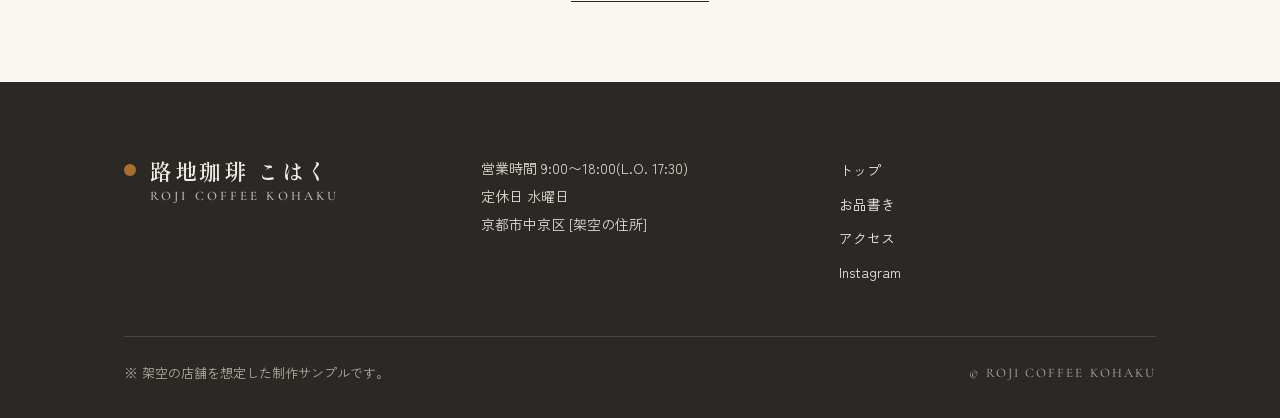
<file: menu/index.html>
<!doctype html>
<html lang="ja">
<head>
  <meta charset="utf-8">
  <meta name="viewport" content="width=device-width, initial-scale=1, viewport-fit=cover">
  <title>お品書き MENU|路地珈琲 こはく</title>
  <meta name="description" content="路地珈琲 こはくのお品書き。ハンドドリップ、エスプレッソ、焼き菓子、豆の販売。Menu of hand drip coffee, espresso, baked sweets and beans.">
  <link rel="icon" href="../favicon.svg" type="image/svg+xml">
  <link rel="preconnect" href="https://fonts.googleapis.com">
  <link rel="preconnect" href="https://fonts.gstatic.com" crossorigin>
  <link rel="stylesheet" href="https://fonts.googleapis.com/css2?family=Cormorant+Garamond:wght@500;600&family=Shippori+Mincho:wght@500;600&family=Zen+Kaku+Gothic+New:wght@400;500&display=swap">
  <link rel="stylesheet" href="../css/style.css">
  <script>document.documentElement.classList.add("js");</script>
  <script src="../js/main.js" defer></script>
</head>
<body>
  <a class="skip-link" href="#main">本文へ移動</a>

  <!-- ヘッダー -->
  <header class="site-header">
    <div class="container site-header__inner">
      <a class="logo" href="../index.html">
        <span class="logo__dot" aria-hidden="true"></span>
        <span class="logo__text">
          <span class="logo__ja">路地珈琲 こはく</span>
          <span class="logo__en">ROJI COFFEE KOHAKU</span>
        </span>
      </a>
      <nav class="global-nav" aria-label="メインメニュー">
        <a class="global-nav__link" href="../index.html">トップ</a>
        <a class="global-nav__link" href="index.html" aria-current="page">お品書き</a>
        <a class="global-nav__link" href="../access/index.html">アクセス</a>
        <a class="global-nav__icon" href="https://www.instagram.com/" target="_blank" rel="noopener" aria-label="Instagram(新しいタブで開きます)">
          <svg width="20" height="20" viewBox="0 0 24 24" fill="none" stroke="currentColor" stroke-width="1.5" aria-hidden="true"><rect x="3" y="3" width="18" height="18" rx="5"/><circle cx="12" cy="12" r="4"/><circle cx="17.5" cy="6.5" r="0.8" fill="currentColor"/></svg>
        </a>
      </nav>
    </div>
  </header>

  <main id="main">
    <!-- 1. ページ見出し -->
    <section class="page-header" data-cta-trigger>
      <div class="container page-header__inner">
        <span class="lattice-line" aria-hidden="true"></span>
        <p class="en-label page-header__fade">Menu</p>
        <h1 class="page-header__title page-header__fade">お品書き</h1>
        <p class="page-header__lead">季節で入れ替わる豆を、一杯ずつハンドドリップで淹れています。</p>
        <div class="noren" aria-hidden="true"><span></span><span></span><span></span></div>
      </div>
    </section>

    <section class="section">
      <div class="container container--narrow menu">
        <div class="photo photo--wide" data-reveal="photo" data-placeholder="images/menu/hand-drip.jpg(16:7)">
          <img src="../images/menu/hand-drip.jpg" alt="カウンターでハンドドリップを淹れている様子" width="1536" height="672" loading="lazy">
        </div>

        <!-- 2. ハンドドリップ -->
        <div class="menu-group" data-reveal="menu">
          <div class="menu-group__head">
            <h2 class="menu-group__title">ハンドドリップ</h2>
            <span class="menu-group__en">HAND DRIP</span>
          </div>
          <ul class="menu-list">
            <li class="menu-item">
              <div class="menu-item__row"><span class="menu-item__name">エチオピア イルガチェフェ</span><span class="menu-item__leader" aria-hidden="true"></span><span class="price menu-item__price">¥800</span></div>
              <p class="menu-item__note"><span class="en">Ethiopia Yirgacheffe</span>|浅煎り・ジャスミン、柑橘</p>
            </li>
            <li class="menu-item">
              <div class="menu-item__row"><span class="menu-item__name">ケニア ニエリ</span><span class="menu-item__leader" aria-hidden="true"></span><span class="price menu-item__price">¥850</span></div>
              <p class="menu-item__note"><span class="en">Kenya Nyeri</span>|浅煎り・カシス、グレープフルーツ</p>
            </li>
            <li class="menu-item">
              <div class="menu-item__row"><span class="menu-item__name">グアテマラ アンティグア</span><span class="menu-item__leader" aria-hidden="true"></span><span class="price menu-item__price">¥700</span></div>
              <p class="menu-item__note"><span class="en">Guatemala Antigua</span>|中煎り・ミルクチョコ、ナッツ</p>
            </li>
            <li class="menu-item">
              <div class="menu-item__row"><span class="menu-item__name">こはくブレンド</span><span class="menu-item__leader" aria-hidden="true"></span><span class="price menu-item__price">¥650</span></div>
              <p class="menu-item__note"><span class="en">Kohaku Blend</span>|深煎り・黒糖、カカオ</p>
            </li>
          </ul>
        </div>

        <!-- 3. エスプレッソ -->
        <div class="menu-group" data-reveal="menu">
          <div class="menu-group__head">
            <h2 class="menu-group__title">エスプレッソ</h2>
            <span class="menu-group__en">ESPRESSO</span>
          </div>
          <ul class="menu-list">
            <li class="menu-item">
              <div class="menu-item__row"><span class="menu-item__name">エスプレッソ</span><span class="menu-item__leader" aria-hidden="true"></span><span class="price menu-item__price">¥550</span></div>
              <p class="menu-item__note"><span class="en">Espresso</span></p>
            </li>
            <li class="menu-item">
              <div class="menu-item__row"><span class="menu-item__name">カフェラテ</span><span class="menu-item__leader" aria-hidden="true"></span><span class="price menu-item__price">¥700</span></div>
              <p class="menu-item__note"><span class="en">Caffè Latte</span></p>
            </li>
            <li class="menu-item">
              <div class="menu-item__row"><span class="menu-item__name">カプチーノ</span><span class="menu-item__leader" aria-hidden="true"></span><span class="price menu-item__price">¥700</span></div>
              <p class="menu-item__note"><span class="en">Cappuccino</span></p>
            </li>
          </ul>
        </div>

        <!-- 4. 焼き菓子 -->
        <div class="menu-group" data-reveal="menu">
          <div class="menu-group__head">
            <h2 class="menu-group__title">焼き菓子</h2>
            <span class="menu-group__en">BAKED SWEETS</span>
          </div>
          <ul class="menu-list">
            <li class="menu-item">
              <div class="menu-item__row"><span class="menu-item__name">ほうじ茶のフィナンシェ</span><span class="menu-item__leader" aria-hidden="true"></span><span class="price menu-item__price">¥450</span></div>
              <p class="menu-item__note"><span class="en">Hojicha Financier</span></p>
            </li>
            <li class="menu-item">
              <div class="menu-item__row"><span class="menu-item__name">季節のパウンドケーキ</span><span class="menu-item__leader" aria-hidden="true"></span><span class="price menu-item__price">¥550</span></div>
              <p class="menu-item__note"><span class="en">Seasonal Pound Cake</span></p>
            </li>
            <li class="menu-item">
              <div class="menu-item__row"><span class="menu-item__name">珈琲のバスクチーズケーキ</span><span class="menu-item__leader" aria-hidden="true"></span><span class="price menu-item__price">¥600</span></div>
              <p class="menu-item__note"><span class="en">Coffee Basque Cheesecake</span></p>
            </li>
          </ul>
        </div>

        <!-- 5. 豆の販売 -->
        <div class="menu-group" data-reveal="menu">
          <div class="menu-group__head">
            <h2 class="menu-group__title">豆の販売</h2>
            <span class="menu-group__en">BEANS TO GO</span>
          </div>
          <ul class="menu-list">
            <li class="menu-item">
              <div class="menu-item__row"><span class="menu-item__name">こはくブレンド 100g</span><span class="menu-item__leader" aria-hidden="true"></span><span class="price menu-item__price">¥1,200</span></div>
              <p class="menu-item__note">200g ¥2,200</p>
            </li>
            <li class="menu-item">
              <div class="menu-item__row"><span class="menu-item__name">シングルオリジン 100g</span><span class="menu-item__leader" aria-hidden="true"></span><span class="price menu-item__price">¥1,400〜</span></div>
              <p class="menu-item__note">店頭の豆からお選びください</p>
            </li>
          </ul>
          <p class="menu-group__note">挽き方をご指定いただけます(ハンドドリップ用・フレンチプレス用など)。</p>
        </div>

        <!-- 6. 注記 -->
        <ul class="notes">
          <li>価格はすべて税込です。</li>
          <li>メニューは季節により変わります。</li>
          <li>豆の通信販売は行っていません。</li>
        </ul>
      </div>
    </section>

    <section class="section--light section--border-top">
      <div class="container container--narrow cta-band" data-reveal>
        <p class="cta-band__text">路地の入口は、白い行灯が目印です。</p>
        <a class="text-link" href="../access/index.html">アクセスを見る <span class="text-link__arrow" aria-hidden="true">→</span></a>
      </div>
    </section>
  </main>

  <!-- フッター -->
  <footer class="site-footer">
    <div class="container site-footer__inner">
      <div class="site-footer__grid">
        <div class="site-footer__logo">
          <span class="logo__dot" aria-hidden="true"></span>
          <span class="logo__text">
            <span class="logo__ja">路地珈琲 こはく</span>
            <span class="logo__en">ROJI COFFEE KOHAKU</span>
          </span>
        </div>
        <div class="site-footer__info">
          <p>営業時間 9:00〜18:00(L.O. 17:30)</p>
          <p>定休日 水曜日</p>
          <p>京都市中京区 [架空の住所]</p>
        </div>
        <nav class="site-footer__nav" aria-label="フッターメニュー">
          <a href="../index.html">トップ</a>
          <a href="index.html">お品書き</a>
          <a href="../access/index.html">アクセス</a>
          <a href="https://www.instagram.com/" target="_blank" rel="noopener">Instagram</a>
        </nav>
      </div>
      <div class="site-footer__bottom">
        <p>※ 架空の店舗を想定した制作サンプルです。</p>
        <p class="site-footer__copy">© ROJI COFFEE KOHAKU</p>
      </div>
    </div>
  </footer>

  <!-- スマホの固定ボタン -->
  <nav class="fixed-cta" aria-label="クイックリンク">
    <a href="https://www.google.com/maps/search/?api=1&amp;query=%E4%BA%AC%E9%83%BD%E5%B8%82%E4%B8%AD%E4%BA%AC%E5%8C%BA" target="_blank" rel="noopener">
      <svg width="18" height="18" viewBox="0 0 24 24" fill="none" stroke="currentColor" stroke-width="1.5" aria-hidden="true"><path d="M12 21s-7-6.2-7-11.5A7 7 0 0 1 19 9.5C19 14.8 12 21 12 21z"/><circle cx="12" cy="9.5" r="2.5"/></svg>
      地図で開く
    </a>
    <a href="https://www.instagram.com/" target="_blank" rel="noopener">
      <svg width="18" height="18" viewBox="0 0 24 24" fill="none" stroke="currentColor" stroke-width="1.5" aria-hidden="true"><rect x="3" y="3" width="18" height="18" rx="5"/><circle cx="12" cy="12" r="4"/><circle cx="17.5" cy="6.5" r="0.8" fill="currentColor"/></svg>
      Instagram
    </a>
  </nav>
</body>
</html>
</file>
<file: css/style.css>
/* ==========================================================
   路地珈琲 こはく — 共通スタイル
   テーマ:路地の奥の、静かな琥珀色
   ========================================================== */

/* ---------- デザイントークン ---------- */
:root {
  /* 配色 */
  --base: #f3eee4;        /* 生成り:基本の背景 */
  --base-light: #faf7f1;  /* 和紙:カード・交互背景 */
  --ink: #2b2926;         /* 墨:本文・見出し・フッター背景 */
  --ink-sub: #6b655c;     /* 薄墨:補足・英字ラベル */
  --ink-body: #4f4a43;    /* 説明文 */
  --ink-hover: #45413b;   /* ボタンのホバー */
  --amber: #a8702e;       /* 琥珀:1画面1か所まで */
  --amber-deep: #8a5a22;  /* リンクのホバー(文字色用に濃くしたもの) */
  --line: #dcd3c4;        /* 砂:区切り線 */
  --line-strong: #b9ae9c; /* 格子の線 */
  --photo-bg: #d9cfbf;    /* 写真が入るまでの背景 */
  --hero-bg: #3a332c;

  /* 書体 */
  --font-mincho: "Shippori Mincho", "Hiragino Mincho ProN", "Yu Mincho", serif;
  --font-gothic: "Zen Kaku Gothic New", "Hiragino Sans", "Yu Gothic", sans-serif;
  --font-en: "Cormorant Garamond", "Times New Roman", serif;

  /* 動き */
  --motion-soft: 300ms;
  --motion-base: 800ms;
  --motion-slow: 1200ms;
  --motion-hero: 2000ms;
  --ease-soft: cubic-bezier(0.33, 1, 0.68, 1);
  --ease-steam: cubic-bezier(0.45, 0, 0.55, 1);
  --rise: 12px;
  --stagger: 120ms;

  /* レイアウト */
  --container: 1080px;
  --gutter: 24px;
  --cta-height: 56px;
}

/* ---------- リセット・ベース ---------- */
*,
*::before,
*::after {
  box-sizing: border-box;
}

html {
  -webkit-text-size-adjust: 100%;
}

body {
  margin: 0;
  background: var(--base);
  color: var(--ink);
  font-family: var(--font-gothic);
  font-size: 16px;
  line-height: 1.9;
  -webkit-font-smoothing: antialiased;
}

img {
  display: block;
  max-width: 100%;
}

a {
  color: var(--ink);
  transition: color var(--motion-soft) var(--ease-soft);
}

a:hover {
  color: var(--amber-deep);
}

h1, h2, h3, p, ul, ol, dl, dd {
  margin: 0;
}

.sr-only {
  position: absolute;
  width: 1px;
  height: 1px;
  overflow: hidden;
  clip: rect(0 0 0 0);
  white-space: nowrap;
}

.skip-link {
  position: absolute;
  left: 8px;
  top: -100px;
  z-index: 100;
  padding: 8px 16px;
  background: var(--ink);
  color: var(--base);
}

.skip-link:focus {
  top: 8px;
  color: var(--base);
}

:focus-visible {
  outline: 2px solid var(--amber-deep);
  outline-offset: 3px;
}

/* ---------- レイアウト ---------- */
.container {
  max-width: var(--container);
  margin: 0 auto;
  padding-inline: var(--gutter);
}

.container--narrow {
  max-width: 760px;
}

.container--mid {
  max-width: 860px;
}

.section {
  padding-block: clamp(96px, 12vw, 120px);
}

.section--light {
  background: var(--base-light);
}

.section--border-top {
  border-top: 1px solid var(--line);
}

/* 見出しと中身を縦に積む */
.stack {
  display: flex;
  flex-direction: column;
  gap: 56px;
}

/* 写真と文章の2カラム(スマホは縦積み) */
.split {
  display: grid;
  grid-template-columns: repeat(auto-fit, minmax(min(100%, 380px), 1fr));
  gap: 56px 80px;
  align-items: center;
}

/* ---------- 文字の部品 ---------- */
.en-label {
  font-family: var(--font-en);
  font-size: 14px;
  font-weight: 500;
  letter-spacing: 0.24em;
  text-transform: uppercase;
  color: var(--ink-sub);
}

.heading {
  font-family: var(--font-mincho);
  font-size: clamp(26px, 6.4vw, 32px);
  font-weight: 500;
  line-height: 1.6;
  letter-spacing: 0.08em;
}

.lead {
  font-size: 17px;
}

.section-head {
  display: flex;
  flex-direction: column;
  gap: 24px;
}

.section-head--center {
  align-items: center;
  gap: 16px;
  text-align: center;
}

/* 英語併記(本文の中で添える英字) */
.en {
  font-family: var(--font-en);
  letter-spacing: 0.06em;
  color: var(--ink-sub);
}

/* ---------- 格子の線(縦の細い線) ---------- */
.lattice-line {
  display: block;
  width: 1px;
  height: 64px;
  background: var(--line-strong);
  transform-origin: top;
}

/* ---------- 暖簾の3分割線 ---------- */
.noren {
  display: flex;
  gap: 8px;
  padding-top: 12px;
}

.noren span {
  display: block;
  width: 56px;
  height: 1px;
  background: var(--line-strong);
}

/* ---------- ボタン・リンク ---------- */
.btn {
  display: inline-flex;
  align-items: center;
  justify-content: center;
  gap: 10px;
  height: 52px;
  padding: 0 32px;
  border: 1px solid var(--ink);
  border-radius: 2px;
  background: var(--ink);
  color: var(--base);
  font-size: 15px;
  font-weight: 500;
  letter-spacing: 0.08em;
  text-decoration: none;
  transition:
    background-color var(--motion-base) var(--ease-soft),
    color var(--motion-base) var(--ease-soft),
    transform var(--motion-base) var(--ease-soft);
}

.btn:hover {
  color: var(--base);
}

.btn--outline {
  background: transparent;
  color: var(--ink);
}

.btn--wide {
  display: flex;
  width: 100%;
  height: 56px;
  padding: 0 16px;
  font-size: 16px;
  white-space: nowrap;
}

.btn__en {
  font-family: var(--font-en);
  font-size: 15px;
  letter-spacing: 0.1em;
  opacity: 0.85;
}

.btn svg {
  flex-shrink: 0;
}

.text-link {
  display: inline-flex;
  align-items: center;
  gap: 10px;
  min-height: 44px;
  border-bottom: 1px solid currentColor;
  font-size: 16px;
  font-weight: 500;
  text-decoration: none;
}

.text-link__arrow {
  display: inline-block;
  transition: transform var(--motion-base) var(--ease-soft);
}

.text-link:active {
  color: var(--amber-deep);
}

.btn:active {
  transform: scale(0.98);
}

/* ---------- 写真枠 ---------- */
.photo {
  position: relative;
  overflow: hidden;
  background-color: var(--photo-bg);
}

.photo img {
  width: 100%;
  height: 100%;
  object-fit: cover;
}

/* 写真の上に重ねる薄い生成りの膜(ホバーで消える) */
.photo::after {
  content: "";
  position: absolute;
  inset: 0;
  background: rgba(250, 247, 241, 0.14);
  transition: opacity var(--motion-base) var(--ease-soft);
  pointer-events: none;
}

.photo--4x5 { aspect-ratio: 4 / 5; }
.photo--4x3 { aspect-ratio: 4 / 3; }
.photo--1x1 { aspect-ratio: 1 / 1; }
.photo--wide { aspect-ratio: 16 / 7; }

/* 画像がまだ無いときの仮表示(JSが .is-missing を付ける) */
[data-placeholder].is-missing {
  background-image: repeating-linear-gradient(90deg, rgba(43, 41, 38, 0.06) 0 1px, transparent 1px 28px);
}

[data-placeholder].is-missing img {
  visibility: hidden;
}

[data-placeholder].is-missing::before {
  content: "PHOTO\A" attr(data-placeholder);
  white-space: pre;
  position: absolute;
  inset: 0;
  display: flex;
  align-items: center;
  justify-content: center;
  padding: 16px;
  text-align: center;
  font-family: var(--font-en);
  font-size: 13px;
  letter-spacing: 0.08em;
  line-height: 1.6;
  word-break: break-all;
  color: var(--ink-body);
  z-index: 1;
}

/* ---------- ヘッダー ---------- */
.site-header {
  position: relative;
  z-index: 10;
  background: var(--base);
  border-bottom: 1px solid var(--line);
}

.site-header__inner {
  display: flex;
  flex-wrap: wrap;
  align-items: center;
  justify-content: space-between;
  gap: 4px 32px;
  padding-block: 12px;
}

.logo {
  display: flex;
  align-items: center;
  gap: 12px;
  min-height: 44px;
  text-decoration: none;
  color: var(--ink);
}

.logo:hover {
  color: var(--ink);
}

.logo__dot {
  display: block;
  flex-shrink: 0;
  width: 12px;
  height: 12px;
  border-radius: 50%;
  background: var(--amber);
}

.logo__text {
  display: flex;
  flex-direction: column;
  line-height: 1.3;
}

.logo__ja {
  font-family: var(--font-mincho);
  font-size: 20px;
  font-weight: 600;
  letter-spacing: 0.12em;
}

.logo__en {
  font-family: var(--font-en);
  font-size: 12px;
  font-weight: 500;
  letter-spacing: 0.24em;
  color: var(--ink-sub);
}

.global-nav {
  display: flex;
  align-items: center;
  gap: 4px 28px;
}

.global-nav__link {
  position: relative;
  display: flex;
  align-items: center;
  min-height: 44px;
  font-size: 15px;
  text-decoration: none;
  color: var(--ink);
}

.global-nav__link:hover {
  color: var(--ink);
}

/* 下線が中央から左右へ伸びる */
.global-nav__link::after {
  content: "";
  position: absolute;
  left: 0;
  right: 0;
  bottom: 8px;
  height: 1px;
  background: var(--ink);
  transform: scaleX(0);
  transition: transform var(--motion-base) var(--ease-soft);
}

.global-nav__link[aria-current="page"] {
  font-weight: 500;
}

.global-nav__link[aria-current="page"]::after {
  transform: scaleX(1);
}

.global-nav__icon {
  display: flex;
  align-items: center;
  justify-content: center;
  width: 44px;
  height: 44px;
}

/* スマホ:ナビは2段目に横並び。固定するのはPCのみ */
@media (max-width: 767px) {
  .global-nav {
    width: 100%;
    justify-content: space-between;
    gap: 4px 12px;
    border-top: 1px solid var(--line);
  }

  .global-nav__icon {
    margin-right: -12px;
  }
}

@media (min-width: 768px) {
  .site-header {
    position: sticky;
    top: 0;
  }
}

/* ---------- トップ:ファーストビュー ---------- */
.hero {
  position: relative;
  overflow: hidden;
  background: var(--hero-bg);
  color: var(--base);
}

.hero__media {
  position: absolute;
  inset: 0;
}

.hero__media img {
  width: 100%;
  height: 100%;
  object-fit: cover;
  animation: hero-photo var(--motion-hero) var(--ease-soft) both;
}

.hero__media.is-missing::before {
  align-items: flex-start;
  justify-content: flex-start;
  padding: 16px var(--gutter);
  color: rgba(243, 238, 228, 0.6);
}

.hero__media.is-missing {
  background-image: repeating-linear-gradient(90deg, rgba(243, 238, 228, 0.07) 0 1px, transparent 1px 28px);
}

.hero__shade {
  position: absolute;
  inset: 0;
  background: rgba(28, 24, 20, 0.38);
}

/* 湯気の光:一度だけ立ちのぼって消える */
.hero__steam {
  position: absolute;
  left: 0;
  right: 0;
  bottom: 0;
  height: 70%;
  opacity: 0;
  background: linear-gradient(to top, rgba(243, 238, 228, 0), rgba(243, 238, 228, 0.22) 45%, rgba(243, 238, 228, 0));
  animation: hero-steam 1600ms var(--ease-steam) 300ms both;
  pointer-events: none;
}

.hero__inner {
  position: relative;
  display: flex;
  flex-wrap: wrap-reverse;
  justify-content: space-between;
  align-items: flex-end;
  gap: 48px;
  min-height: clamp(560px, 82svh, 720px);
  padding-top: 72px;
  padding-bottom: 72px;
}

.hero__body {
  display: flex;
  flex-direction: column;
  gap: 20px;
  max-width: 440px;
  animation: rise 1000ms var(--ease-soft) 1400ms both;
}

.hero__label {
  color: #cfc6b8;
}

.hero__sub {
  font-size: 17px;
  line-height: 2.1;
}

.hero__catch {
  margin-left: auto;
  writing-mode: vertical-rl;
  font-family: var(--font-mincho);
  font-size: clamp(34px, 9vw, 46px);
  font-weight: 500;
  line-height: 1.9;
  letter-spacing: 0.2em;
}

.hero__catch-line {
  display: block;
}

.hero__catch-line + .hero__catch-line {
  padding-top: 1.2em;
}

/* 一文字ずつ、ぼかしが晴れるように */
.hero__char {
  display: inline-block;
  animation: char-in 1000ms var(--ease-soft) both;
  animation-delay: calc(600ms + var(--i) * 80ms);
}

/* スマホ:開いてすぐ営業時間の帯が見えるよう、高さを抑える */
@media (max-width: 599px) {
  .hero__inner {
    min-height: 0;
    gap: 32px;
    padding-top: 48px;
    padding-bottom: 40px;
  }

  .hero__label {
    font-size: 12px;
    letter-spacing: 0.16em;
  }

  .hero__sub {
    font-size: 16px;
    line-height: 2;
  }
}

/* ロゴの琥珀の丸:灯りがともるように */
.logo__dot--lit {
  animation: dot-in var(--motion-base) var(--ease-soft) 1800ms both;
}

/* ---------- トップ:営業時間の帯 ---------- */
.hours-band {
  background: var(--base-light);
  border-bottom: 1px solid var(--line);
}

.hours-band--intro {
  animation: fade-in var(--motion-base) var(--ease-soft) 2200ms both;
}

.hours-band__inner {
  display: flex;
  flex-wrap: wrap;
  align-items: center;
  justify-content: center;
  gap: 4px 32px;
  padding-block: 20px;
}

.hours-band__main {
  display: flex;
  flex-wrap: wrap;
  align-items: baseline;
  justify-content: center;
  gap: 2px 14px;
}

.hours-band__dot {
  align-self: center;
  display: inline-block;
  width: 8px;
  height: 8px;
  border-radius: 50%;
  background: var(--amber);
}

.hours-band__open {
  font-family: var(--font-en);
  font-size: 14px;
  font-weight: 600;
  letter-spacing: 0.2em;
  color: var(--ink-sub);
}

.hours-band__time {
  font-family: var(--font-en);
  font-size: 24px;
  font-weight: 600;
  letter-spacing: 0.04em;
}

.hours-band__lo,
.hours-band__note {
  font-size: 14px;
  color: var(--ink-sub);
}

.hours-band__closed {
  font-size: 15px;
}

/* ---------- トップ:おすすめ ---------- */
.recommend {
  display: flex;
  flex-direction: column;
  align-items: center;
  gap: 56px;
}

.recommend__list {
  width: 100%;
  display: grid;
  grid-template-columns: repeat(auto-fit, minmax(min(100%, 280px), 1fr));
  gap: 48px 40px;
  padding: 0;
  list-style: none;
}

.item-card {
  display: flex;
  flex-direction: column;
  gap: 14px;
}

.item-card__head {
  display: flex;
  justify-content: space-between;
  align-items: baseline;
  gap: 12px;
  padding-bottom: 10px;
  border-bottom: 1px solid var(--line);
}

.item-card__name {
  font-family: var(--font-mincho);
  font-size: 20px;
  font-weight: 600;
  letter-spacing: 0.06em;
}

.price {
  font-family: var(--font-en);
  font-size: 22px;
  font-weight: 600;
  line-height: 1.2;
  white-space: nowrap;
}

.item-card__en {
  font-family: var(--font-en);
  font-size: 14px;
  letter-spacing: 0.12em;
  color: var(--ink-sub);
}

.item-card__text {
  font-size: 15px;
  color: var(--ink-body);
}

/* スマホ:写真を小さめにして縦の長さを抑える */
@media (max-width: 599px) {
  .item-card {
    display: grid;
    grid-template-columns: 96px 1fr;
    grid-template-areas:
      "photo head"
      "photo en"
      "photo text";
    grid-template-rows: auto auto 1fr;
    gap: 6px 16px;
  }

  .item-card .photo { grid-area: photo; align-self: start; }
  .item-card__head { grid-area: head; flex-wrap: wrap; gap: 0 12px; padding-bottom: 6px; }
  .item-card__en { grid-area: en; font-size: 13px; }
  .item-card__text { grid-area: text; font-size: 14px; line-height: 1.8; }
  .item-card__name { font-size: 17px; letter-spacing: 0.04em; }
  .item-card .price { font-size: 20px; }
}

/* ---------- 情報の定義リスト ---------- */
.info-list {
  display: grid;
  grid-template-columns: 6em 1fr;
  gap: 10px 16px;
  padding-top: 20px;
  border-top: 1px solid var(--line);
  font-size: 15px;
}

.info-list dt {
  color: var(--ink-sub);
}

.actions {
  display: flex;
  flex-wrap: wrap;
  align-items: center;
  gap: 16px 28px;
  padding-top: 8px;
}

/* ---------- Instagram ---------- */
.instagram {
  display: flex;
  flex-direction: column;
  align-items: center;
  gap: 20px;
  text-align: center;
}

.instagram__text {
  font-family: var(--font-mincho);
  font-size: clamp(19px, 5vw, 22px);
  font-weight: 500;
  line-height: 1.8;
  letter-spacing: 0.06em;
}

.instagram .btn {
  margin-top: 8px;
}

.instagram__account {
  font-size: 14px;
  color: var(--ink-sub);
}

/* ---------- 下層ページの見出し ---------- */
.page-header {
  background: var(--base-light);
  border-bottom: 1px solid var(--line);
}

.page-header__inner {
  display: flex;
  flex-direction: column;
  align-items: center;
  gap: 20px;
  padding-top: clamp(64px, 10vw, 88px);
  padding-bottom: 64px;
  text-align: center;
}

.page-header .lattice-line {
  animation: line-grow var(--motion-slow) var(--ease-steam) both;
}

.page-header__fade {
  animation: rise 1000ms var(--ease-soft) 600ms both;
}

.page-header__title {
  writing-mode: vertical-rl;
  font-family: var(--font-mincho);
  font-size: 38px;
  font-weight: 500;
  line-height: 1;
  letter-spacing: 0.24em;
}

.page-header__lead {
  margin-top: 8px;
  color: var(--ink-body);
  animation: rise 1000ms var(--ease-soft) 800ms both;
}

/* ---------- メニュー:お品書き ---------- */
.menu {
  display: flex;
  flex-direction: column;
  gap: 80px;
}

.menu-group {
  display: flex;
  flex-direction: column;
  gap: 24px;
}

.menu-group__head {
  display: flex;
  flex-wrap: wrap;
  align-items: baseline;
  gap: 4px 16px;
  padding-bottom: 12px;
  border-bottom: 1px solid var(--ink);
}

.menu-group__title {
  font-family: var(--font-mincho);
  font-size: 26px;
  font-weight: 500;
  letter-spacing: 0.1em;
}

.menu-group__en {
  font-family: var(--font-en);
  font-size: 15px;
  letter-spacing: 0.2em;
  color: var(--ink-sub);
}

.menu-list {
  display: flex;
  flex-direction: column;
  gap: 22px;
  padding: 0;
  list-style: none;
}

.menu-item {
  display: flex;
  flex-direction: column;
  gap: 2px;
}

.menu-item__row {
  display: flex;
  align-items: flex-end;
  gap: 12px;
}

.menu-item__name {
  font-size: 17px;
  font-weight: 500;
}

/* 品名と価格をつなぐ点線 */
.menu-item__leader {
  flex: 1 1 24px;
  min-width: 24px;
  height: 0;
  margin-bottom: 7px;
  border-bottom: 1px dotted #9c917f;
  transform-origin: left;
}

.menu-item__note {
  font-size: 14px;
  color: var(--ink-sub);
}

.menu-item__note .en {
  letter-spacing: 0.08em;
}

.menu-group__note {
  font-size: 14px;
  color: var(--ink-body);
}

.notes {
  display: flex;
  flex-direction: column;
  gap: 4px;
  padding: 24px 0 0;
  list-style: none;
  border-top: 1px solid var(--line);
  font-size: 14px;
  color: var(--ink-sub);
}

.cta-band {
  display: flex;
  flex-direction: column;
  align-items: center;
  gap: 16px;
  padding-block: 80px;
  text-align: center;
}

.cta-band__text {
  font-family: var(--font-mincho);
  font-size: clamp(19px, 5vw, 22px);
  font-weight: 500;
  letter-spacing: 0.06em;
}

/* ---------- アクセス ---------- */
.map {
  display: flex;
  flex-direction: column;
  gap: 20px;
  padding-block: clamp(64px, 10vw, 88px);
}

.map__frame {
  position: relative;
  aspect-ratio: 16 / 7;
  min-height: 300px;
  background-color: #e3dbcd;
  background-image: repeating-linear-gradient(90deg, rgba(43, 41, 38, 0.06) 0 1px, transparent 1px 28px);
  border: 1px solid var(--line);
}

.map__frame iframe {
  position: absolute;
  inset: 0;
  width: 100%;
  height: 100%;
  border: 0;
  filter: saturate(0.7) sepia(0.12);
}

.route {
  display: grid;
  grid-template-columns: repeat(auto-fit, minmax(min(100%, 280px), 1fr));
  gap: 48px 40px;
  padding: 0;
  list-style: none;
}

.route__step {
  display: flex;
  flex-direction: column;
  gap: 14px;
}

.route__num {
  font-family: var(--font-en);
  font-size: 28px;
  font-weight: 600;
  line-height: 1;
}

.route__title {
  font-family: var(--font-mincho);
  font-size: 20px;
  font-weight: 600;
  letter-spacing: 0.06em;
}

.route__text {
  font-size: 15px;
  color: var(--ink-body);
}

.shop-info {
  display: flex;
  flex-direction: column;
  gap: 64px;
}

.shop-info__table {
  display: grid;
  grid-template-columns: minmax(6em, max-content) 1fr;
  border-top: 1px solid var(--line);
}

.shop-info__table dt,
.shop-info__table dd {
  padding: 16px 0;
  border-bottom: 1px solid var(--line);
}

.shop-info__table dt {
  padding-right: 24px;
  color: var(--ink-sub);
}

.heading--sm {
  font-size: clamp(24px, 6vw, 28px);
}

.before-visit {
  display: flex;
  flex-direction: column;
  gap: 16px;
  padding: 32px;
  background: var(--base-light);
  border: 1px solid var(--line);
}

.before-visit__title {
  font-family: var(--font-mincho);
  font-size: 20px;
  font-weight: 600;
  letter-spacing: 0.06em;
}

.before-visit ul {
  display: flex;
  flex-direction: column;
  gap: 6px;
  padding-left: 1.2em;
  font-size: 15px;
  color: var(--ink-body);
}

@media (max-width: 599px) {
  .before-visit {
    padding: 24px 20px;
  }

  .shop-info__table {
    font-size: 15px;
  }

  .shop-info__table dt {
    padding-right: 16px;
  }
}

/* ---------- フッター ---------- */
.site-footer {
  background: var(--ink);
  color: var(--base);
}

.site-footer__inner {
  display: flex;
  flex-direction: column;
  gap: 48px;
  padding-top: 72px;
  padding-bottom: 32px;
}

.site-footer__grid {
  display: grid;
  grid-template-columns: repeat(auto-fit, minmax(min(100%, 240px), 1fr));
  gap: 40px;
}

.site-footer__logo {
  display: flex;
  align-items: flex-start;
  gap: 14px;
}

.site-footer__logo .logo__dot {
  margin-top: 10px;
}

.site-footer__logo .logo__text {
  line-height: 1.5;
}

.site-footer__logo .logo__ja {
  font-size: 22px;
}

.site-footer__logo .logo__en {
  font-size: 13px;
  color: #c9c0b3;
}

.site-footer__info {
  font-size: 14px;
  line-height: 2;
  color: #e4ddd1;
}

.site-footer__nav {
  display: flex;
  flex-direction: column;
  gap: 2px;
  font-size: 14px;
}

.site-footer__nav a {
  display: flex;
  align-items: center;
  min-height: 32px;
  color: var(--base);
  text-decoration: none;
}

.site-footer__nav a:hover {
  color: #d9b98f;
}

.site-footer__bottom {
  display: flex;
  flex-wrap: wrap;
  justify-content: space-between;
  gap: 8px 24px;
  padding-top: 24px;
  border-top: 1px solid #4a4640;
  font-size: 13px;
  color: #b5ada1;
}

.site-footer__copy {
  font-family: var(--font-en);
  letter-spacing: 0.16em;
}

/* ---------- スマホの固定ボタン(地図・Instagram) ---------- */
.fixed-cta {
  position: fixed;
  left: 0;
  right: 0;
  bottom: 0;
  z-index: 20;
  display: grid;
  grid-template-columns: 1fr 1fr;
  border-top: 1px solid var(--line);
  background: var(--base-light);
  padding-bottom: env(safe-area-inset-bottom);
  transition:
    transform var(--motion-base) var(--ease-soft),
    opacity var(--motion-base) var(--ease-soft),
    visibility 0s linear 0s;
}

.js .fixed-cta:not(.is-shown) {
  transform: translateY(100%);
  opacity: 0;
  visibility: hidden;
  transition:
    transform var(--motion-base) var(--ease-soft),
    opacity var(--motion-base) var(--ease-soft),
    visibility 0s linear var(--motion-base);
}

.fixed-cta a {
  display: flex;
  align-items: center;
  justify-content: center;
  gap: 8px;
  height: var(--cta-height);
  font-size: 15px;
  font-weight: 500;
  letter-spacing: 0.06em;
  text-decoration: none;
  color: var(--ink);
}

.fixed-cta a:first-child {
  background: var(--ink);
  color: var(--base);
}

.fixed-cta a:active {
  transform: scale(0.98);
}

@media (max-width: 767px) {
  .site-footer__inner {
    padding-bottom: calc(32px + var(--cta-height) + env(safe-area-inset-bottom));
  }
}

@media (min-width: 768px) {
  .fixed-cta {
    display: none;
  }
}

/* ---------- ホバー(マウス操作の端末のみ) ---------- */
@media (hover: hover) {
  .btn:hover {
    background: var(--ink-hover);
    border-color: var(--ink-hover);
    transform: translateY(-2px);
  }

  .btn--outline:hover {
    background: var(--ink);
    border-color: var(--ink);
    color: var(--base);
  }

  .text-link:hover .text-link__arrow {
    transform: translateX(4px);
  }

  .global-nav__link:hover::after {
    transform: scaleX(1);
  }

  .photo:hover::after {
    opacity: 0;
  }
}

/* ==========================================================
   アニメーション
   ========================================================== */
@keyframes hero-photo {
  from { opacity: 0; transform: scale(1.04); }
  to { opacity: 1; transform: none; }
}

@keyframes hero-steam {
  0% { opacity: 0; transform: translateY(30%); }
  40% { opacity: 1; }
  100% { opacity: 0; transform: translateY(-40%); }
}

@keyframes char-in {
  from { opacity: 0; filter: blur(6px); }
  to { opacity: 1; filter: none; }
}

@keyframes rise {
  from { opacity: 0; transform: translateY(8px); }
  to { opacity: 1; transform: none; }
}

@keyframes fade-in {
  from { opacity: 0; }
  to { opacity: 1; }
}

@keyframes dot-in {
  from { opacity: 0; transform: scale(0.6); }
  to { opacity: 1; transform: none; }
}

@keyframes line-grow {
  from { transform: scaleY(0); }
  to { transform: none; }
}

/* ---------- スクロールでの出現 ----------
   JSが読み込めたとき(html.js)だけ隠してから出す。
   JSが動かなければ最初からすべて表示される。 */
[data-reveal] {
  transition:
    opacity var(--motion-slow) var(--ease-soft) var(--delay, 0ms),
    transform var(--motion-slow) var(--ease-soft) var(--delay, 0ms);
}

.js [data-reveal]:not(.is-visible) {
  opacity: 0;
  transform: translateY(var(--rise));
}

/* 格子の線:上から下へ伸びる */
[data-reveal="line"] {
  transition: transform var(--motion-slow) var(--ease-steam) var(--delay, 0ms);
}

.js [data-reveal="line"]:not(.is-visible) {
  opacity: 1;
  transform: scaleY(0);
}

/* 写真:わずかに引きながら現れる */
[data-reveal="photo"] {
  transition: opacity 1600ms var(--ease-soft) var(--delay, 0ms);
}

[data-reveal="photo"] img {
  transition: transform 1600ms var(--ease-soft) var(--delay, 0ms);
}

.js [data-reveal="photo"]:not(.is-visible) {
  transform: none;
}

.js [data-reveal="photo"]:not(.is-visible) img {
  transform: scale(1.03);
}

/* お品書き:点線が左から伸び、最後に価格が現れる */
[data-reveal="menu"] .menu-item__leader {
  transition: transform var(--motion-base) var(--ease-steam) 300ms;
}

[data-reveal="menu"] .menu-item__price {
  transition: opacity var(--motion-base) var(--ease-soft) 1000ms;
}

.js [data-reveal="menu"]:not(.is-visible) .menu-item__leader {
  transform: scaleX(0);
}

.js [data-reveal="menu"]:not(.is-visible) .menu-item__price {
  opacity: 0;
}

/* 「視差効果を減らす」設定では、すべての動きを止めて最初から表示 */
@media (prefers-reduced-motion: reduce) {
  *,
  *::before,
  *::after {
    animation: none !important;
    transition: none !important;
  }

  .hero__steam {
    display: none;
  }

  .js [data-reveal]:not(.is-visible),
  .js [data-reveal]:not(.is-visible) img,
  .js [data-reveal] .menu-item__leader,
  .js [data-reveal] .menu-item__price {
    opacity: 1;
    transform: none;
  }
}
</file>
